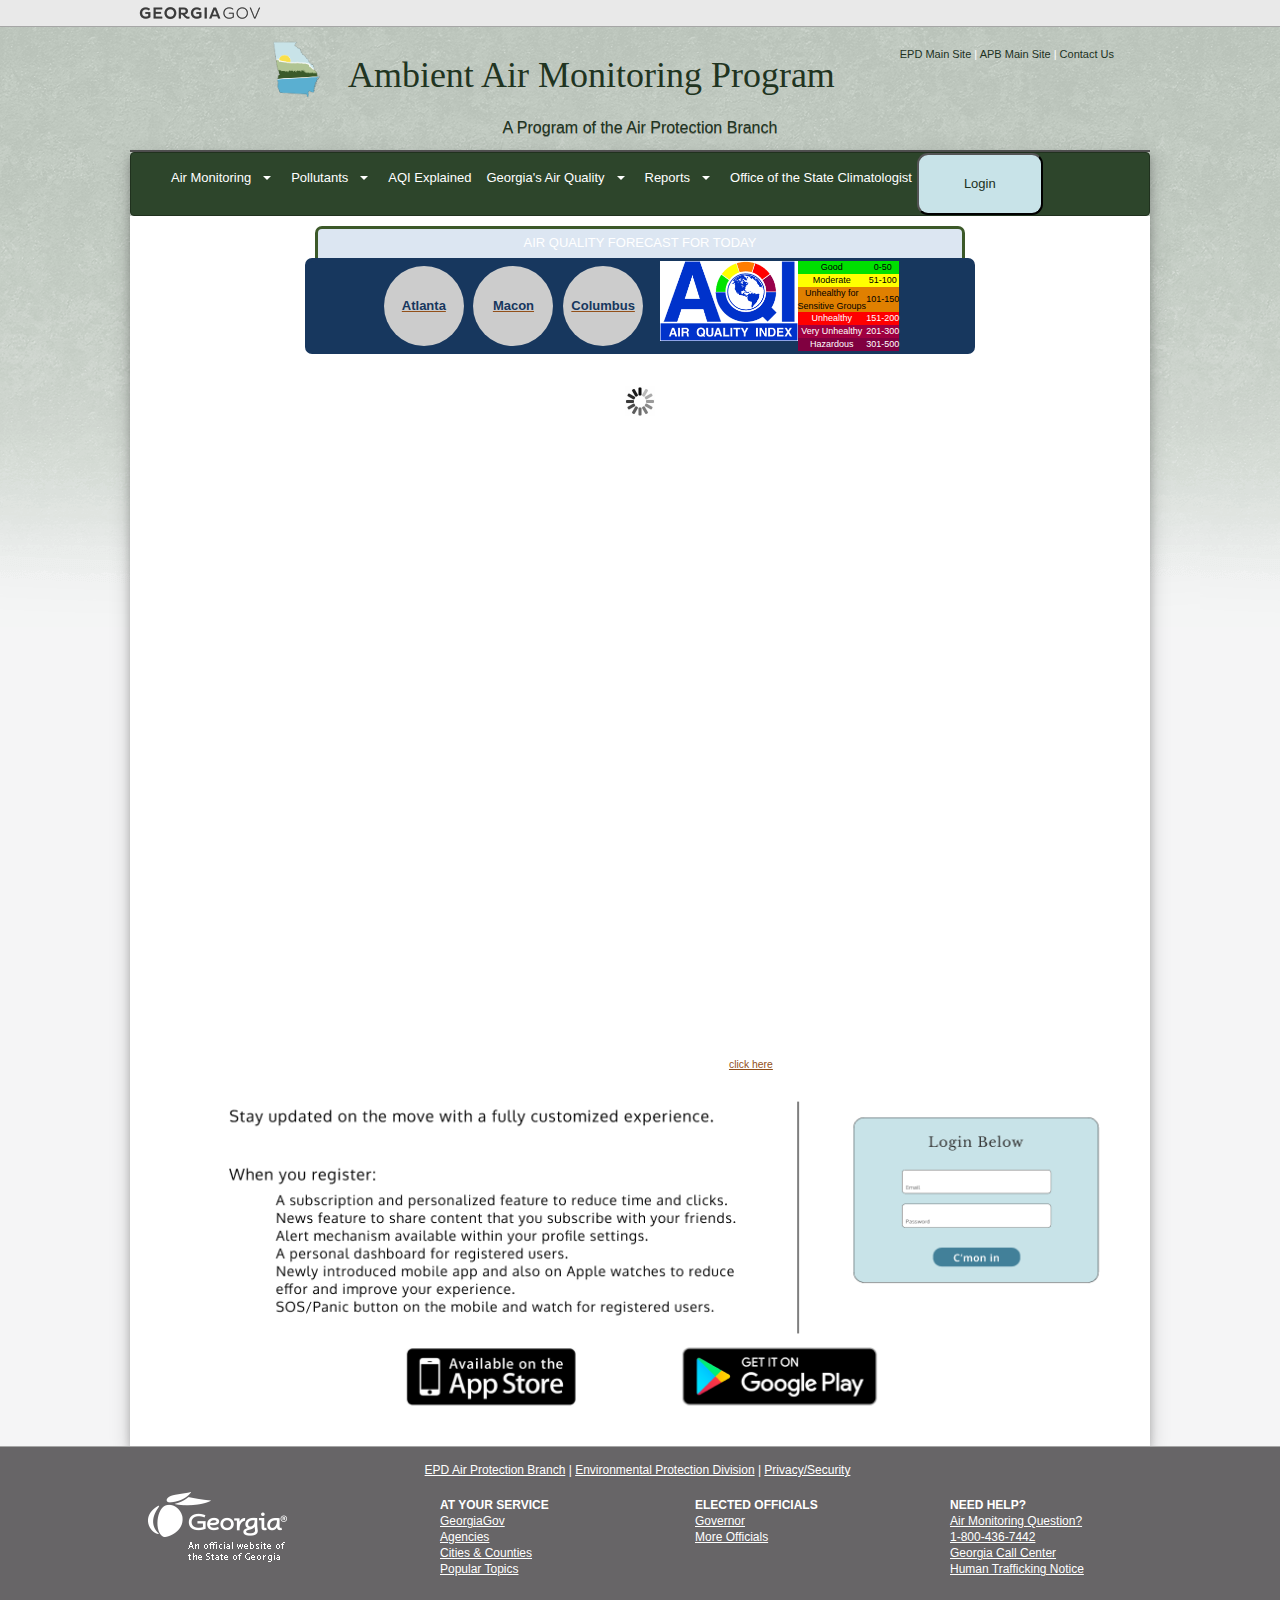
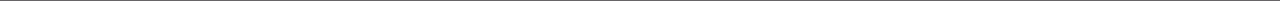
<file: index.html>
<!DOCTYPE html>
<html>

<head>
    <meta charset="utf-8">
    <meta http-equiv="X-UA-Compatible" content="IE=edge">
    <meta name="viewport" content="width=device-width, initial-scale=1">
    <meta name="description" content="">
    <meta name="author" content="">
    <link rel="icon" href="favicon.ico" type="image/x-icon" />
  

    <!-- Bootstrap -->
    <link href="bootstrap/css/bootstrap.min.css" rel="stylesheet">
    
    <link href="css/main.css" rel="stylesheet">

    <script src="https://ajax.googleapis.com/ajax/libs/jquery/1.11.2/jquery.min.js"></script>
	
	<!-- Global site tag (gtag.js) - Google Analytics -->
<script async src="https://www.googletagmanager.com/gtag/js?id=G-FR7YM4X0NQ"></script>
<script>
  window.dataLayer = window.dataLayer || [];
  function gtag(){dataLayer.push(arguments);}
  gtag('js', new Date());

  gtag('config', 'G-FR7YM4X0NQ');
</script>
	
	<!-- Hotjar Tracking Code for https://garciamoss.github.io/airgeorgia/ -->
<script>
    (function(h,o,t,j,a,r){
        h.hj=h.hj||function(){(h.hj.q=h.hj.q||[]).push(arguments)};
        h._hjSettings={hjid:3017134,hjsv:6};
        a=o.getElementsByTagName('head')[0];
        r=o.createElement('script');r.async=1;
        r.src=t+h._hjSettings.hjid+j+h._hjSettings.hjsv;
        a.appendChild(r);
    })(window,document,'https://static.hotjar.com/c/hotjar-','.js?sv=');
</script>
	
	
    <title>Georgia Air Monitoring</title>
    <link rel="shortcut icon" href="favicon.ico">
<style> body {background-image: url("images/fieldBG.png"); background-size: cover; text-align: center; color: #fff; min-height: 460px;border-radius: 0px;}</style></head>

<body>
    <div class="topper" class="clearfix">
    <div class="topper-inner clearfix">
        <a href="https://georgia.gov" target="_blank" class="georgia-gov-link topper-link">Georgia.gov</a>
    </div>
</div>
    <div class="outer-wrapper">
        <div class="inner-wrapper">
            <header>
    <div class="clearfix">
        <div class="header-stuff">
            <div class="header-col">
                <div class="header-img-title">
                    <div class="logo-title clearfix">
                        <div class="logo-img">
                            <a href="./" rel="home"  class="active">
                            <img src="images/logo.png" alt="The Ambient Monitoring Program" id="logo">
                        </a>
                        
                        </div>
                        <a href="./" rel="home"  class="active site-name-link">
                            <h1 class="site-name">
                                Ambient Air Monitoring Program
                            </h1>
                        </a>
                    </div>
                </div>
            </div>
            <div class="header-col banner-links-header-wrapper">
                <div class="row banner-links-header">
                    <ul class="list-inline leaf-menu">
                        <li><a href="https://epd.georgia.gov/" title="EPD Main Site">EPD Main Site</a></li>
                        <li><a href="https://epd.georgia.gov/about-us/air-protection-branch" title="APB Main Site">APB Main Site</a></li>
                        <li><a href="mailto:DeAnna.Oser@dnr.ga.gov" title="Contact Us">Contact Us</a></li>
                    </ul>
                </div>
            </div>
            <div class="site-slogan">A Program of the Air Protection Branch</div>
        </div>
    </div>
</header> 
            <div class="nav-and-main-wrapper">
                

<nav class="navbar navbar-default">
	<div class="container-fluid">
		<!-- Brand and toggle get grouped for better mobile display -->
		<div class="navbar-header">

			<button type="button" class="navbar-toggle collapsed" data-toggle="collapse" data-target="#bs-example-navbar-collapse-1"
			aria-expanded="false">
				<span class="sr-only">Toggle navigation</span>
				<span class="icon-bar"></span>
				<span class="icon-bar"></span>
				<span class="icon-bar"></span>
			</button>
			<a class="navbar-brand navbar-nav-title" href="#">
				Home
			</a>
		</div>

		<!-- Collect the nav links, forms, and other content for toggling -->
		<div class="collapse navbar-collapse" id="bs-example-navbar-collapse-1">
			<ul class="nav navbar-nav">

				 
				 
				 
					 
					
						<li class="dropdown">

						<a href="./">Air Monitoring 
							<a href="#" class="dropdown-toggle" data-toggle="dropdown" role="button" aria-haspopup="true" aria-expanded="false"><span class="caret"></span></a>
						</a>

						<ul class="dropdown-menu">
							

							<li ><a href="georgiasairmonitoringprogram.html" target="" title="Georgia">Georgia</a></li>
							

							<li ><a href="surroundingstates.html" target="" title="Surrounding States">Surrounding States</a></li>
							

							<li ><a href="http://www.airnow.gov/" target="_blank" title="National Map">National Map</a></li>
							
						</ul>
					
					</li>
				 
					 
					
						<li class="dropdown">

						<a href="#">Pollutants 
							<a href="#" class="dropdown-toggle" data-toggle="dropdown" role="button" aria-haspopup="true" aria-expanded="false"><span class="caret"></span></a>
						</a>

						<ul class="dropdown-menu">
							

							<li ><a href="overview.html" target="" title="Overview">Overview</a></li>
							

							<li ><a href="informationaboutozone.html" target="" title="Ozone">Ozone</a></li>
							

							<li ><a href="informationaboutpm.html" target="" title="PM">PM</a></li>
							

							<li ><a href="informationaboutso2.html" target="" title="SO2">SO2</a></li>
							

							<li ><a href="informationaboutco.html" target="" title="CO">CO</a></li>
							

							<li ><a href="informationaboutlead.html" target="" title="Lead">Lead</a></li>
							

							<li ><a href="informationaboutno2.html" target="" title="NO2">NO2</a></li>
							

							<li ><a href="airtoxics.html" target="" title="Air Toxics">Air Toxics</a></li>
							
						</ul>
					
					</li>
				 
					 
					
						<li ><a href="aqiexplained.html" target="" title="AQI Explained"> AQI Explained</a> 
					
					</li>
				 
					 
					
						<li class="dropdown">

						<a href="#">Georgia's Air Quality 
							<a href="#" class="dropdown-toggle" data-toggle="dropdown" role="button" aria-haspopup="true" aria-expanded="false"><span class="caret"></span></a>
						</a>

						<ul class="dropdown-menu">
							

							<li ><a href="trends.html" target="" title="Trends">Trends</a></li>
							

							<li ><a href="violations.html" target="" title="Violations">Violations</a></li>
							

							<li ><a href="historicaldata.html" target="" title="Historical Data">Historical Data</a></li>
							

							<li ><a href="wildfires.html" target="" title="Wildfires">Wildfires</a></li>
							
						</ul>
					
					</li>
				 
					 
					
						<li class="dropdown">

						<a href="#">Reports 
							<a href="#" class="dropdown-toggle" data-toggle="dropdown" role="button" aria-haspopup="true" aria-expanded="false"><span class="caret"></span></a>
						</a>

						<ul class="dropdown-menu">
							

							<li ><a href="annualreports.html" target="" title="Annual Reports">Annual Reports</a></li>
							

							<li ><a href="networkplans.html" target="" title="Network Plans">Network Plans</a></li>
							

							<li ><a href="docs/2020 Five-Year Network Assessment.pdf" target="" title="Five Year Network Assessment">Five Year Network Assessment</a></li>
							

							<li ><a href="ozoneexceedancereport.html" target="" title="Ozone Exceedance Reports">Ozone Exceedance Reports</a></li>
							
						</ul>
					
					</li>
				 
					 
					
						<li ><a href="https://epd.georgia.gov/office-state-climatologist" target="_blank" title="Office of the State Climatologist"> Office of the State Climatologist</a> 
					
					</li>
                    <li><button style="background:#c8e3e8; border-radius: 11px; padding: 20px 45px; color: #333333; display: inline-block; font: normal normal 26px/1; font-family: 'Oxygen', sans-serif; text-align: center;"><a href="signin.html">Login</a></button></li>
				
			</ul>
		</div>
		<!-- /.navbar-collapse -->
	</div>
	<!-- /.container-fluid -->
</nav> 
                    <div class="wrap">
    
</div><!-- /wrap -->    

<section>
    <div class="container-fluid forecast-header-container">
	<div class="row  align-items-start forecast-header-upper">
		<div id="forecastspinner">
			<img src="images/spinner_30x30.gif" />
		</div>
		<div class="col-sm-12 forecast-header-upper-title">
			AIR QUALITY FORECAST FOR <span id="effective-date"> TODAY </span>
		</div>
	</div>
	<div class="forecast-header-lower">
		<div class="forecast-header-lower-left">

			<div class="block">
				<a href="AtlantaForecast.html">
					<div id="3f501687-0722-438e-bed7-d89387024f08" class="circle unknown">
						<div class="forecast-city-circle-name">Atlanta</div>
					</div>
				</a>
			</div>
			<div class="block">
				<a href="MaconForecast.html">
					<div id="3ffbc4da-6419-48b5-9651-12e7d1a47491" class="circle unknown">
						<div class="forecast-city-circle-name">Macon</div>
					</div>
				</a>
			</div>
			<div class="block">
				<a href="ColumbusForecast.html">
					<div id="ff26f5d4-22a4-4572-bd66-ab28c7127dd4" class="circle unknown">
						<div class="forecast-city-circle-name">Columbus</div>
					</div>
				</a>
			</div>
		</div>
		<div class="forecast-header-lower-right">
			<div class="forecast-header-aqi-index">
				<img src="images/AQIIndex.png">
			</div>
			<div class="forecast-header-aqi-range">
				<div class="AQILegendPanel AQILegendPanelGeo AQI">
    <table class="AQILegend2" summary="AQI Forecast Legend">
        <!--<thead>
            <tr>
                <th class="forecastLegendHeader">AQI Level
                </th>
                <th class="forecastLegendHeader aqiLegendPanelLevelValueCell">Value</th>
            </tr>
        </thead>-->
        <tbody>
            <tr id="AQILegendGood">
                <td class="good">Good
                </td>
                <td class="good aqiLegendPanelLevelValueCell">0-50</td>
            </tr>
            <tr id="AQILegendModerate">
                <td class="moderate">Moderate
                </td>
                <td class="moderate aqiLegendPanelLevelValueCell">51-100</td>
            </tr>
            <tr id="AQILegendUnhealthyForSensitiveGroups">
                <td class="sensitive">Unhealthy for<br> Sensitive Groups
                </td>
                <td class="sensitive aqiLegendPanelLevelValueCell">101-150</td>
            </tr>
            <tr id="AQILegendUnhealthy">
                <td class="unhealthy">Unhealthy
                </td>
                <td class="unhealthy aqiLegendPanelLevelValueCell">151-200</td>
            </tr>
            <tr id="AQILegendVeryUnhealthy">
                <td class="veryunhealthy">Very Unhealthy
                </td>
                <td class="veryunhealthy aqiLegendPanelLevelValueCell">201-300</td>
            </tr>
            <tr id="AQILegendHazardous">
                <td class="hazardous">Hazardous
                </td>
                <td class="hazardous aqiLegendPanelLevelValueCell">301-500</td>
            </tr>
        </tbody>
    </table>
</div>
			</div>
		</div>
	</div>
</div>

<div id="map-iframe-container" class="loadspinnercontainer">
	<iframe scrolling="no" id="map-iframe" src="https://airgeorgia.org/AirVision/Public/"></iframe>
	<div id="loading-map-message">Loading map...</div>
</div>
<div class="center mapFooterMessage">
	<div>
		This information is published as soon as the values are detected, and does not imply that the data have passed quality assurance validation procedures.   
	</div>
	<div>
		To get more information about a location, hover your mouse over the location.  
	</div>
	<div>
		For an explanation of the AQI values and colors, <a href="aqiexplained.html" >click here</a>.
	</div>
</div>
<script src="scripts/iframeResizer/iframeResizer.min.js"></script>
<script type="text/javascript">
	$('#map-iframe').on("load", function () {
		$('#loading-map-message').css('display', 'none');
		$('#map-iframe-container').removeClass('loadspinnercontainer');
		AdjustMapIframeHeightOnLoad();
	}
	);
	function AdjustMapIframeHeightOnLoad() {
		//NOTE: this requires the target page on the remote site to have the iframeResizer.contentWindow.min.js script!
		$('iframe').iFrameResize([{ log: true }, '#map-iframe']);
	}

	// get the forecast from AirVision and display the info
	$.getJSON("https://airgeorgia.org/AirVision/api/Forecast", function (data) {
		$.each(data, function (key, val) {
			console.log(key, val);
			$('#' + val['SourceSiteId']).removeClass('unknown');
			$('#' + val['SourceSiteId']).addClass(val['Class']);

			var d = new Date(val['EffectiveDay']);
			$('#effective-date').text(d.toLocaleDateString());
		});

		$('#forecastspinner').hide();
	}).fail(function(jqxhr){
   		console.log('unable to get forecast data', jqxhr.responseText);
		$('#forecastspinner').hide();
	});

</script>
<img src="images/landingpage-download-links.png">
</section>
            </div>
        </div>
        <footer>
    <div class="footer-inner">
        <div class="container-fluid">
            <div class="row banner-links-footer">
                <ul class="list-inline leaf-menu">
                    <li><a href="https://epd.georgia.gov/" title="EPD Main Site">EPD Main Site</a></li>
                    <li><a href="https://epd.georgia.gov/about-us/air-protection-branch" title="APB Main Site">APB Main Site</a></li>
                    <li><a href="mailto:DeAnna.Oser@dnr.ga.gov" title="Contact Us">Contact Us</a></li>
                </ul>
            </div>

            <div class="row">

                <ul class="list-inline leaf-menu">
                    <li><a href="https://epd.georgia.gov/about-us/air-protection-branch" title="EPD Air Protection Branch Division">EPD Air Protection Branch</a></li>
                    <li><a href="https://epd.georgia.gov/" title="Environmental Protection Division">Environmental Protection Division</a></li>
                    <li><a href="http://georgia.gov/privacysecurity" title="Privacy/Security">Privacy/Security</a></li>
                </ul>
            </div>
            <div class="row">

                <div class="col-xs-12 col-sm-3 logo-container">
                    <img src="images/ga-footer-logo.png" alt="Georgia Logo" />
                </div>
                <div class="col-xs-12 col-sm-3">
                    <ul class="menu-list">
                        <li class="footer-link-header">
                            AT YOUR SERVICE
                        </li>
                        <li>
                            <a href="https://www.georgia.gov" title="Georgia">GeorgiaGov</a>
                        </li>
                        <a href="https://georgia.gov/agency-list" title="Agencies">Agencies</a>
                        </li>
                        <li>
                            <a href="https://georgia.gov/municipality-list" title="Municipality List">Cities &amp; Counties</a>
                        </li>
                        <li>
                            <a href="https://georgia.gov/popular-topics" title="Popular Topics">Popular Topics</a>
                        </li>
                    </ul>
                </div>
                <div class="col-xs-12 col-sm-3">
                    <ul class="menu-list">
                        <li class="footer-link-header">
                            ELECTED OFFICIALS
                        </li>
                        <li><a href="https://gov.georgia.gov/" title="Governor">Governor</a>
                        </li>
                        <li><a href="https://georgia.gov/elected-officials" title="List of all elected officials in the State of Georgia.">More Officials</a>
                    </ul>
                </div>
                <!-- give it a col-sm-4 instead of col-sm3, so it wraps to a new row on small devices.
                this is kinda weird, but makes it work more like Georgia's other state footer. -->
                <div class="col-xs-12 col-sm-4 col-md-3">
                    <ul class="menu-list">
                        <li class="footer-link-header">
                            NEED HELP?
                        </li>
                        <li><a href="mailto:deanna.oser@dnr.ga.gov">Air Monitoring Question?</a>
                        </li>
                        <li><a href="tel:1-800-436-7442" title="Telephone">1-800-436-7442</a>
                        </li>
                        <li><a href="https://georgia.gov/georgias-call-center-1800georgia" title="Georgia Call Center">Georgia Call Center</a>
                        </li>
                        <li><a href="https://gbi.georgia.gov/human-trafficking-notice" title="Human Trafficking Notice">Human Trafficking Notice</a>
                        </li>
                    </ul>
                </div>
            </div>
        </div>
    </div>
</footer>
    </div>
    <!-- note jquery is included in the head, just to ensure page content has access to it -->
<!--<script src="https://ajax.googleapis.com/ajax/libs/jquery/1.11.0/jquery.min.js"></script>-->
    <script src="bootstrap/js/bootstrap.min.js"></script>

<script>
    (function (i, s, o, g, r, a, m) {
        i['GoogleAnalyticsObject'] = r; i[r] = i[r] || function () {
            (i[r].q = i[r].q || []).push(arguments)
        }, i[r].l = 1 * new Date(); a = s.createElement(o),
            m = s.getElementsByTagName(o)[0]; a.async = 1; a.src = g; m.parentNode.insertBefore(a, m)
    })(window, document, 'script', '//www.google-analytics.com/analytics.js', 'ga');

    ga('create', 'UA-63532636-1', 'auto');
    ga('send', 'pageview');
</script>
</body>

</html>
</file>
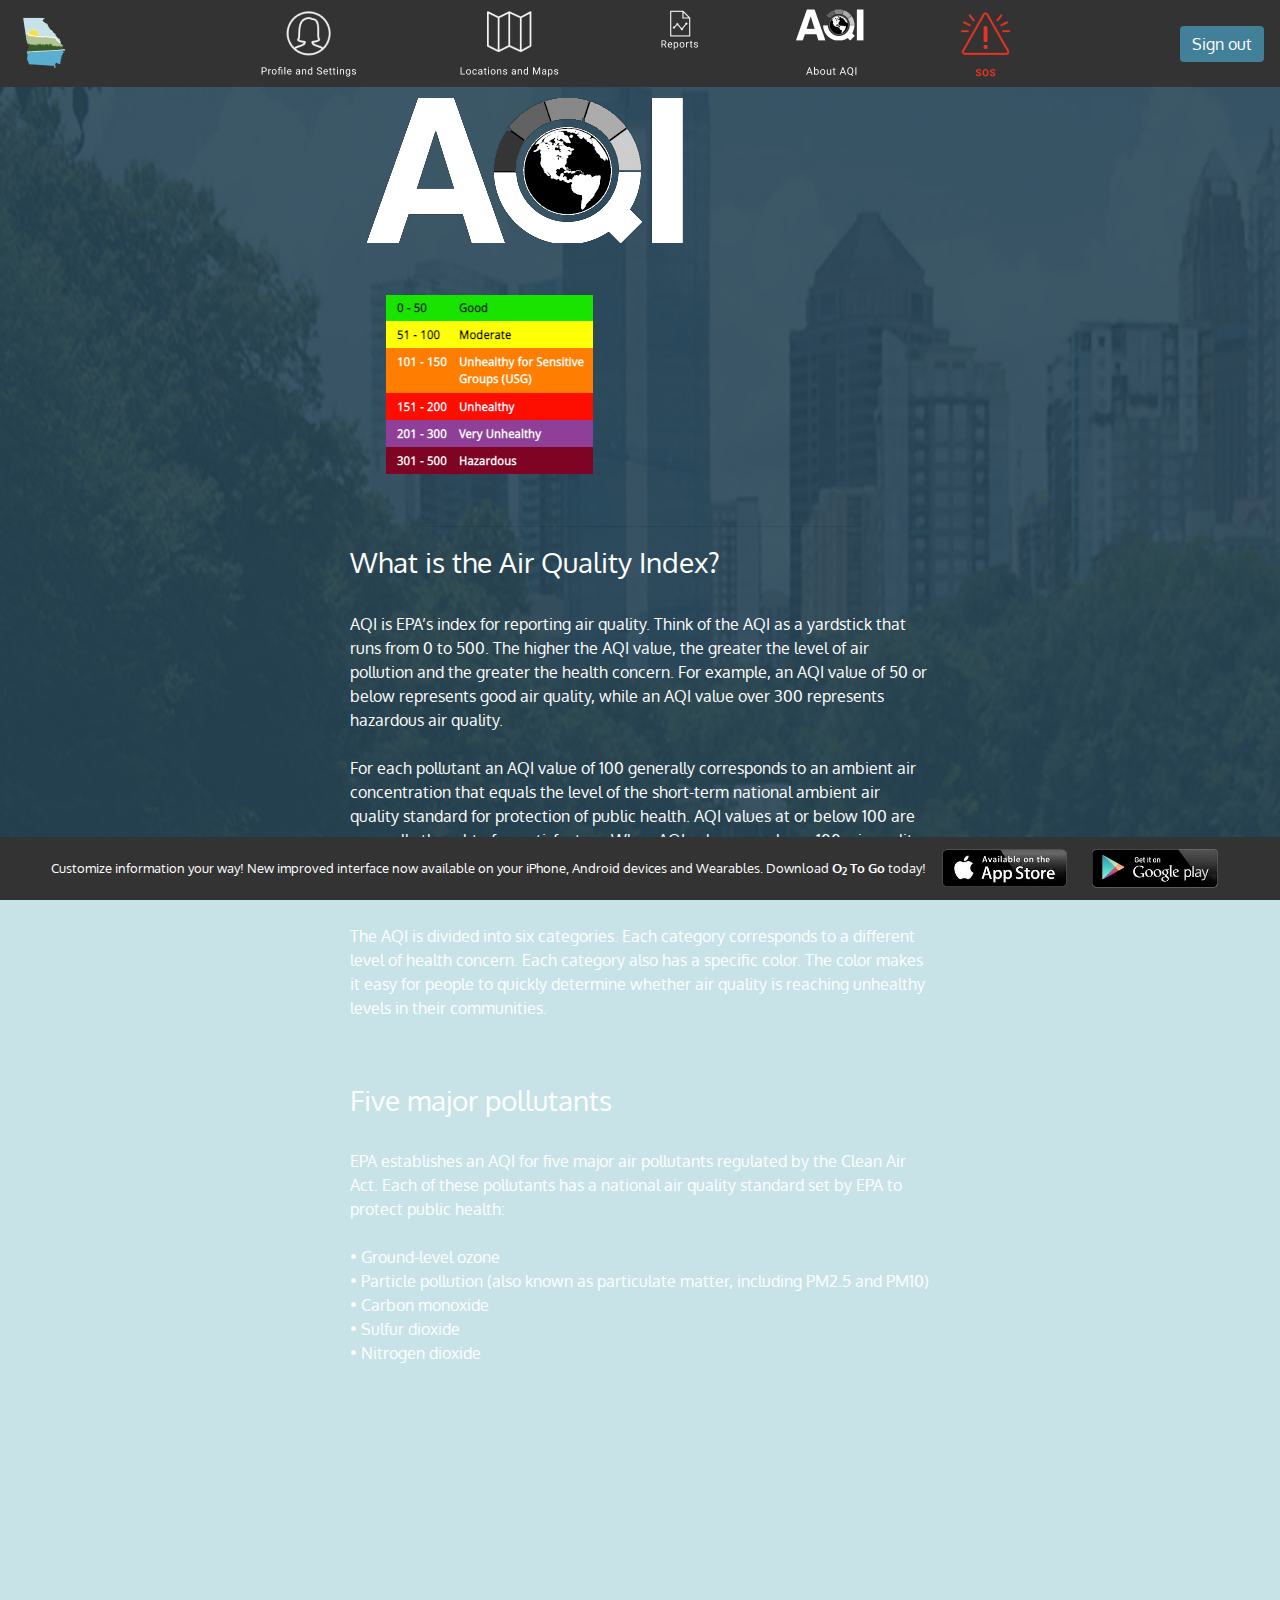
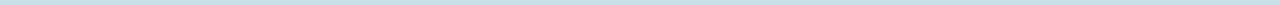
<file: about.html>
<!DOCTYPE html>
<html>
    <head>
        <!-- Required meta tags -->
        <meta charset="utf-8">
        <meta name="viewport" content="width=device-width, initial-scale=1, shrink-to-fit=no">
        <title>AirGeorgia AAMP</title>
    
        <!--Bootstrap links-->
        <link rel="stylesheet" href="https://cdn.jsdelivr.net/npm/bootstrap@4.0.0/dist/css/bootstrap.min.css" integrity="sha384-Gn5384xqQ1aoWXA+058RXPxPg6fy4IWvTNh0E263XmFcJlSAwiGgFAW/dAiS6JXm" crossorigin="anonymous">
        <link rel="icon" type="image/x-icon" href="images/favicon.png">
        <link rel="stylesheet" href="css/style.css" type="text/css">
        
        <!-- Global site tag (gtag.js) - Google Analytics -->
<script async src="https://www.googletagmanager.com/gtag/js?id=G-FR7YM4X0NQ"></script>
<script>
  window.dataLayer = window.dataLayer || [];
  function gtag(){dataLayer.push(arguments);}
  gtag('js', new Date());

  gtag('config', 'G-FR7YM4X0NQ');
</script>

        <!-- Hotjar Tracking Code for https://garciamoss.github.io/airgeorgia/ -->
<script>
    (function(h,o,t,j,a,r){
        h.hj=h.hj||function(){(h.hj.q=h.hj.q||[]).push(arguments)};
        h._hjSettings={hjid:3017134,hjsv:6};
        a=o.getElementsByTagName('head')[0];
        r=o.createElement('script');r.async=1;
        r.src=t+h._hjSettings.hjid+j+h._hjSettings.hjsv;
        a.appendChild(r);
    })(window,document,'https://static.hotjar.com/c/hotjar-','.js?sv=');
</script>
        
        <!--Google Fonts-->
        <style>
    @import url('https://fonts.googleapis.com/css2?family=Libre+Baskerville:ital,wght@0,400;0,700;1,400&family=Oxygen:wght@300;400;700&display=swap');</style>
        <style> body {background-image: url('images/atlBG90.png') !important; background-attachment: fixed !important; background-repeat: no-repeat !important; background-size: cover; color: #fff;}</style>
    </head>
    <body>
        <!--Navigation-->
        <nav class="navbar navbar-expand-lg fixed-top customNav">
          <a class="navbar-brand" href="welcome.html"><img src="images/logoSM.png"></a>
          <button class="navbar-toggler" type="button" data-toggle="collapse" data-target="#navbarTogglerDemo02" aria-controls="navbarTogglerDemo02" aria-expanded="false" aria-label="Toggle navigation">
            <span class="navbar-toggler-icon"></span>
          </button>
        
          <div class="collapse navbar-collapse" id="navbarTogglerDemo02">
            <ul class="navbar-nav">
              <li><a href="profile.html"><img src="images/profile.png" alt="Profiles and Settings link"></a></li>
              <li><a href="maps.html"><img src="images/Maps.png" alt="Maps and Locationslink"></a></li>
              <li><a href="reports.html"><img src="images/Reports.png" alt="Reports link"></a></li>
              <li><a href="about.html"><img src="images/AQIw.png" alt="About AQI  link"></a></li>
              <li><a href=""><img src="images/sos.png" alt="SOS link"></a></li>
            </ul>
            <button class="btn btn-outline-success my-2 my-sm-0" type="submit"><a href="index.html">Sign out</a></button>
  
          </div>
        </nav>
          
<div class="container" style="min-width: 27rem">
     <div class="row">
         <div class="col"><img class="header-img" src="images/aqiLogoW.png"><img src="images/AQI.png" alt="AQI Dashboard" class="jumbo">
     </div>
     <div class="row">
         <div class="col"><hr style="height:3px; width: 75%; color: #fff">
          <h3>What is the Air Quality Index?</h3><br>
          <p>AQI is EPA’s index for reporting air quality. Think of the AQI as a yardstick that runs from 0 to 500. The higher the AQI value, the 		greater the level of air pollution and the greater the health concern. For example, an AQI value of 50 or below represents good air 		quality, while an AQI value over 300 represents hazardous air quality.
            <br><br>
            For each pollutant an AQI value of 100 generally corresponds to an ambient air concentration that equals the level of the short-term 	national ambient air quality standard for protection of public health. AQI values at or below 100 are generally thought of as satisfactory. 		When AQI values are above 100, air quality is unhealthy: at first for certain sensitive groups of people, then for everyone as AQI 			values get higher.
            <br><br>
            The AQI is divided into six categories. Each category corresponds to a different level of health concern. Each category also has a 			specific color. The color makes it easy for people to quickly determine whether air quality is reaching unhealthy levels in their 		communities.</p>
            <br>
            <br>
            <h3>Five major pollutants</h3><br>
            <p>EPA establishes an AQI for five major air pollutants regulated by the Clean Air Act. Each of these pollutants has a national air quality standard set by EPA to protect public health:
            <br><br>
		• Ground-level ozone<br>
            	• Particle pollution (also known as particulate matter, including PM2.5 and PM10)<br>
            	• Carbon monoxide<br>
            	• Sulfur dioxide<br>
            	• Nitrogen dioxide<br>

          </p>
          </div>  
        </div>
	    </div>

         <!--Footer-->
         <footer class="container-fluid text-center customNav" style="position: fixed;left: 0;bottom: 0; width: 100%;">
            <div><small>Customize information your way! New improved interface now available on your iPhone, Android devices and Wearables. Download <b>O<sub>2</sub> To Go</b> today!</small>
          <img src="images/applestore.png" alt=" Download from Apple store" style="width:150px;"><img src="images/playstore.png" alt="Download from google playstore" style="width:150px;">
            </div> 
          </footer>

    </body>
</html>
</file>
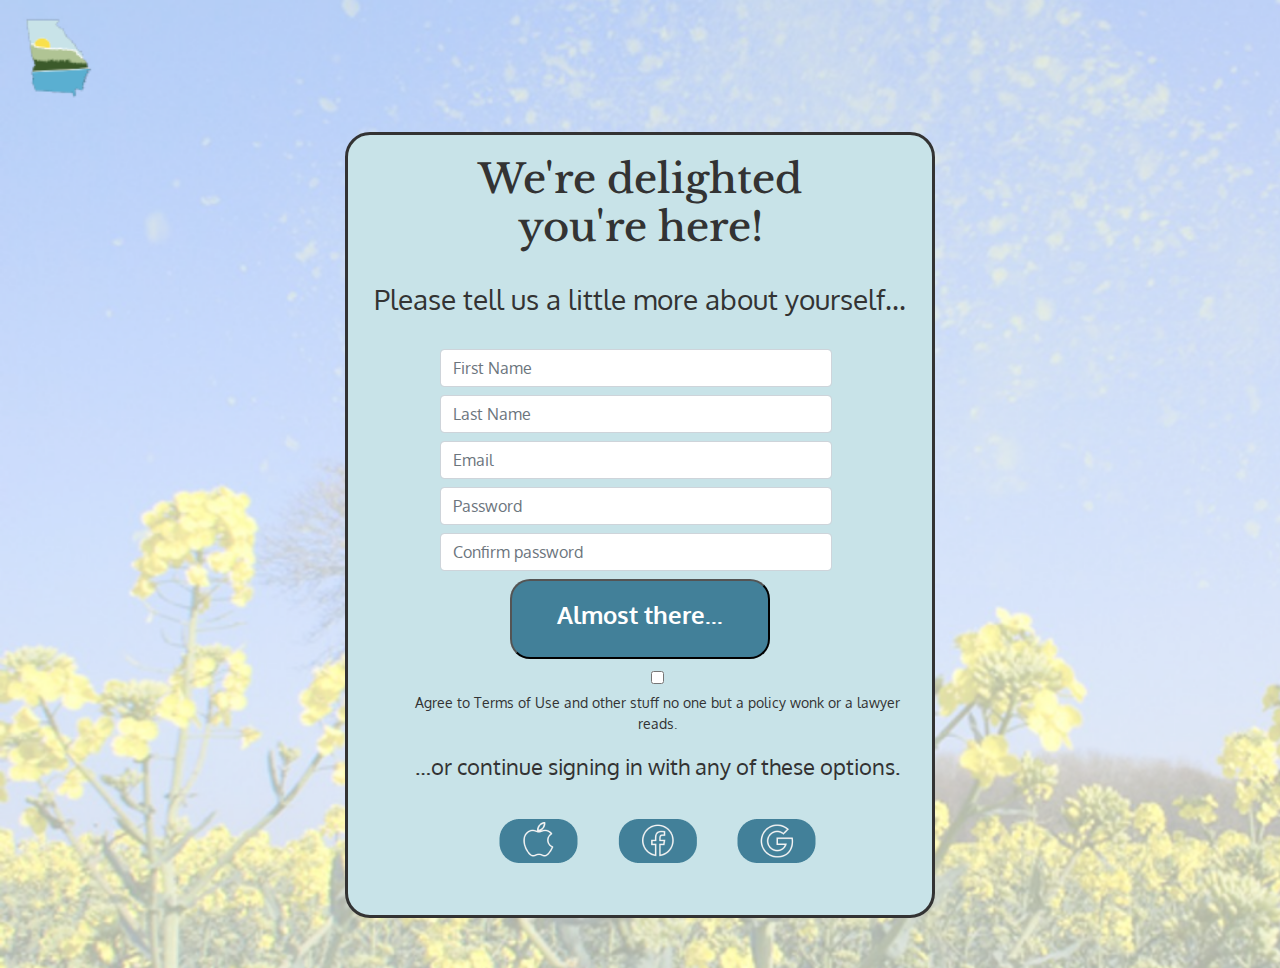
<file: create-account.html>
<!DOCTYPE html>
<html>
    <head>
        <!-- Required meta tags -->
        <meta charset="utf-8">
        <meta name="viewport" content="width=device-width, initial-scale=1, shrink-to-fit=no">
        <title>AirGeorgia AAMP</title>
    
        <!--Bootstrap links-->
        <link rel="stylesheet" href="https://cdn.jsdelivr.net/npm/bootstrap@4.0.0/dist/css/bootstrap.min.css" integrity="sha384-Gn5384xqQ1aoWXA+058RXPxPg6fy4IWvTNh0E263XmFcJlSAwiGgFAW/dAiS6JXm" crossorigin="anonymous">
        <link rel="icon" type="image/x-icon" href="images/favicon.png">
        <link rel="stylesheet" href="css/style.css" type="text/css">
        
        <!-- Global site tag (gtag.js) - Google Analytics -->
<script async src="https://www.googletagmanager.com/gtag/js?id=G-FR7YM4X0NQ"></script>
<script>
  window.dataLayer = window.dataLayer || [];
  function gtag(){dataLayer.push(arguments);}
  gtag('js', new Date());

  gtag('config', 'G-FR7YM4X0NQ');
</script>
        
        <!-- Hotjar Tracking Code for https://garciamoss.github.io/airgeorgia/ -->
<script>
    (function(h,o,t,j,a,r){
        h.hj=h.hj||function(){(h.hj.q=h.hj.q||[]).push(arguments)};
        h._hjSettings={hjid:3017134,hjsv:6};
        a=o.getElementsByTagName('head')[0];
        r=o.createElement('script');r.async=1;
        r.src=t+h._hjSettings.hjid+j+h._hjSettings.hjsv;
        a.appendChild(r);
    })(window,document,'https://static.hotjar.com/c/hotjar-','.js?sv=');
</script>
    
        <!--Google Fonts-->
        <style>
    @import url('https://fonts.googleapis.com/css2?family=Libre+Baskerville:ital,wght@0,400;0,700;1,400&family=Oxygen:wght@300;400;700&display=swap');</style>
        <style> body {background-image: url("images/fieldBG.png"); background-size: cover; text-align: center; color: #fff; min-height: 460px;border-radius: 0px;}</style>
    </head>
    <body>
        <nav class="navbar navbar-expand-lg fixed-top">
            <a class="navbar-brand" href="landing-page.html"><img src="images/logoSM.png" width="150%;"></a>
            </nav>
    <div style="padding: 50px;">
        <div class="container signin-container" style="color: #333333">
            <h1>We're delighted<br>
            you're here!</h1><br>
            <h3>Please tell us a little more about yourself...</h3>
            <br>
            <div class="form-group">
                <input type="text" class="form-control mb-2 mr-sm-2" id="firstname" placeholder="First Name" name="firstname">
              </div>
              <div class="form-group">
                <input type="text" class="form-control mb-2 mr-sm-2" id="lastname" placeholder="Last Name" name="lastname">
              </div>
              <div class="form-group">
                <input type="text" class="form-control mb-2 mr-sm-2" id="email" placeholder="Email" name="email">
              </div>
              <div class="form-group">
                <input type="text" class="form-control mb-2 mr-sm-2" id="pswd" placeholder="Password" name="pswd">
              </div>
              <div class="form-group">
                <input type="text" class="form-control mb-2 mr-sm-2" id="confirm" placeholder="Confirm password" name="confirmpswd">
              </div>
              <button style="background:#428099; color: #fff; border-radius: 20px; padding: 20px 45px; display: inline-block; font: normal normal 26px/1; font-family: 'Oxygen', sans-serif; text-align: center;">
                <a href="create-account2.html" class="text-decoration-none"><h4><b>Almost there...</b></h4></a>
              </button>
            <br>
            <label class="container-checkbox">
                <form action="/action_page.php">
                    <input type="checkbox" id="verify1" name="verify1" value="Accept">
                    <span class="checkmark"></span>
                </label></form><p style="font-size: 14px;">Agree to Terms of Use and other stuff no one but a policy wonk or a lawyer reads.</p>
                <p>…or continue signing in with any of these options.</p>
                <img src="images/appleID.png" style="padding: 20px;"><img src="images/facebook.png" style="padding: 20px;"><img src="images/google.png" style="padding: 20px;">
        </div>
    </div>
    </body>
</html>
</file>
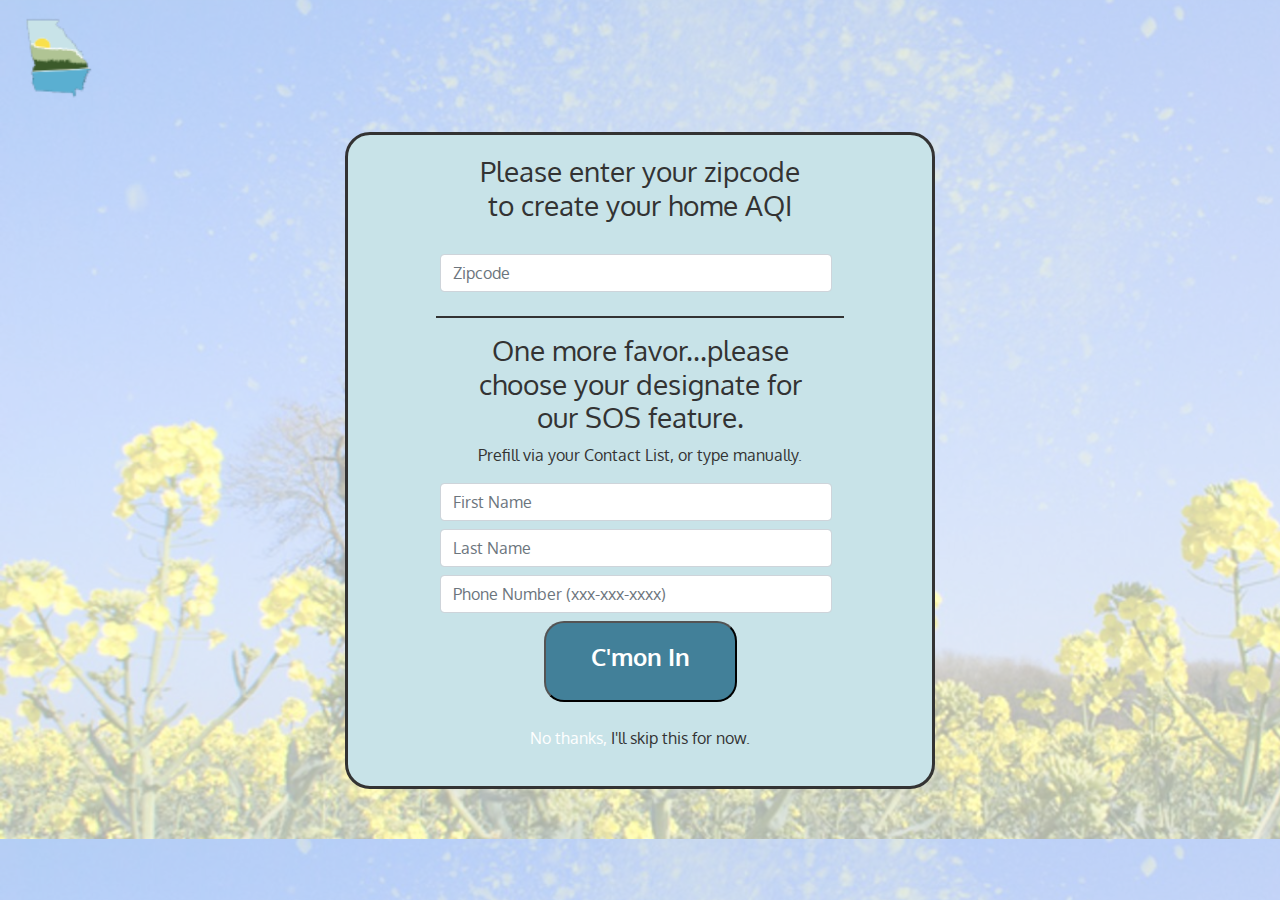
<file: create-account2.html>
<!DOCTYPE html>
<html>
    <head>
        <!-- Required meta tags -->
        <meta charset="utf-8">
        <meta name="viewport" content="width=device-width, initial-scale=1, shrink-to-fit=no">
        <title>AirGeorgia AAMP</title>
    
        <!--Bootstrap links-->
        <link rel="stylesheet" href="https://cdn.jsdelivr.net/npm/bootstrap@4.0.0/dist/css/bootstrap.min.css" integrity="sha384-Gn5384xqQ1aoWXA+058RXPxPg6fy4IWvTNh0E263XmFcJlSAwiGgFAW/dAiS6JXm" crossorigin="anonymous">
        <link rel="icon" type="image/x-icon" href="images/favicon.png">
        <link rel="stylesheet" href="css/style.css" type="text/css">
        
        <!-- Global site tag (gtag.js) - Google Analytics -->
<script async src="https://www.googletagmanager.com/gtag/js?id=G-FR7YM4X0NQ"></script>
<script>
  window.dataLayer = window.dataLayer || [];
  function gtag(){dataLayer.push(arguments);}
  gtag('js', new Date());

  gtag('config', 'G-FR7YM4X0NQ');
</script>
        
        <!-- Hotjar Tracking Code for https://garciamoss.github.io/airgeorgia/ -->
<script>
    (function(h,o,t,j,a,r){
        h.hj=h.hj||function(){(h.hj.q=h.hj.q||[]).push(arguments)};
        h._hjSettings={hjid:3017134,hjsv:6};
        a=o.getElementsByTagName('head')[0];
        r=o.createElement('script');r.async=1;
        r.src=t+h._hjSettings.hjid+j+h._hjSettings.hjsv;
        a.appendChild(r);
    })(window,document,'https://static.hotjar.com/c/hotjar-','.js?sv=');
</script>
    
        <!--Google Fonts-->
        <style>
    @import url('https://fonts.googleapis.com/css2?family=Libre+Baskerville:ital,wght@0,400;0,700;1,400&family=Oxygen:wght@300;400;700&display=swap');</style>
        <style> body {background-image: url("images/fieldBG.png"); background-size: cover; text-align: center; color: #fff; min-height: 460px;border-radius: 0px;}</style>
    </head>
    <body>
        <nav class="navbar navbar-expand-lg fixed-top">
            <a class="navbar-brand" href="landing-page.html"><img src="images/logoSM.png" width="150%;"></a>
            </nav>
    <div style="padding: 50px;">
        <div class="container signin-container" style="color: #333333">
            <h3>Please enter your zipcode<br>to create your home AQI</h3><br>
            <div class="form-group">
                <input type="text" class="form-control mb-2 mr-sm-2" id="zipcode" placeholder="Zipcode" name="zipcode">
              </div>
              <hr style="width:75%; height:2px;border-width:0;color:#333;background-color:#333">
              <h3>One more favor...please<br>
            choose your designate for<br>
        our SOS feature.</h3>
        <p>Prefill via your Contact List, or type manually.</p>
              <div class="form-group">
                <input type="text" class="form-control mb-2 mr-sm-2" id="firstname" placeholder="First Name" name="fname">
              </div>
              <div class="form-group">
                <input type="text" class="form-control mb-2 mr-sm-2" id="lastname" placeholder="Last Name" name="lastname">
              </div>
              <div class="form-group">
                <input type="text" class="form-control mb-2 mr-sm-2" id="phonenumber" placeholder="Phone Number (xxx-xxx-xxxx)" name="phonenumber">
              </div>
              <button style="background:#428099; color: #fff; border-radius: 20px; padding: 20px 45px; display: inline-block; font: normal normal 26px/1; font-family: 'Oxygen', sans-serif; text-align: center;">
                <a href="welcome.html" class="text-decoration-none"><h4><b>C'mon In</b></h4></a>
              </button>
              <br>
              <br>
              <p><a href="welcome.html">No thanks,</a> I'll skip this for now.</p>
            </div>
    </div>
    </body>
</html>
</file>
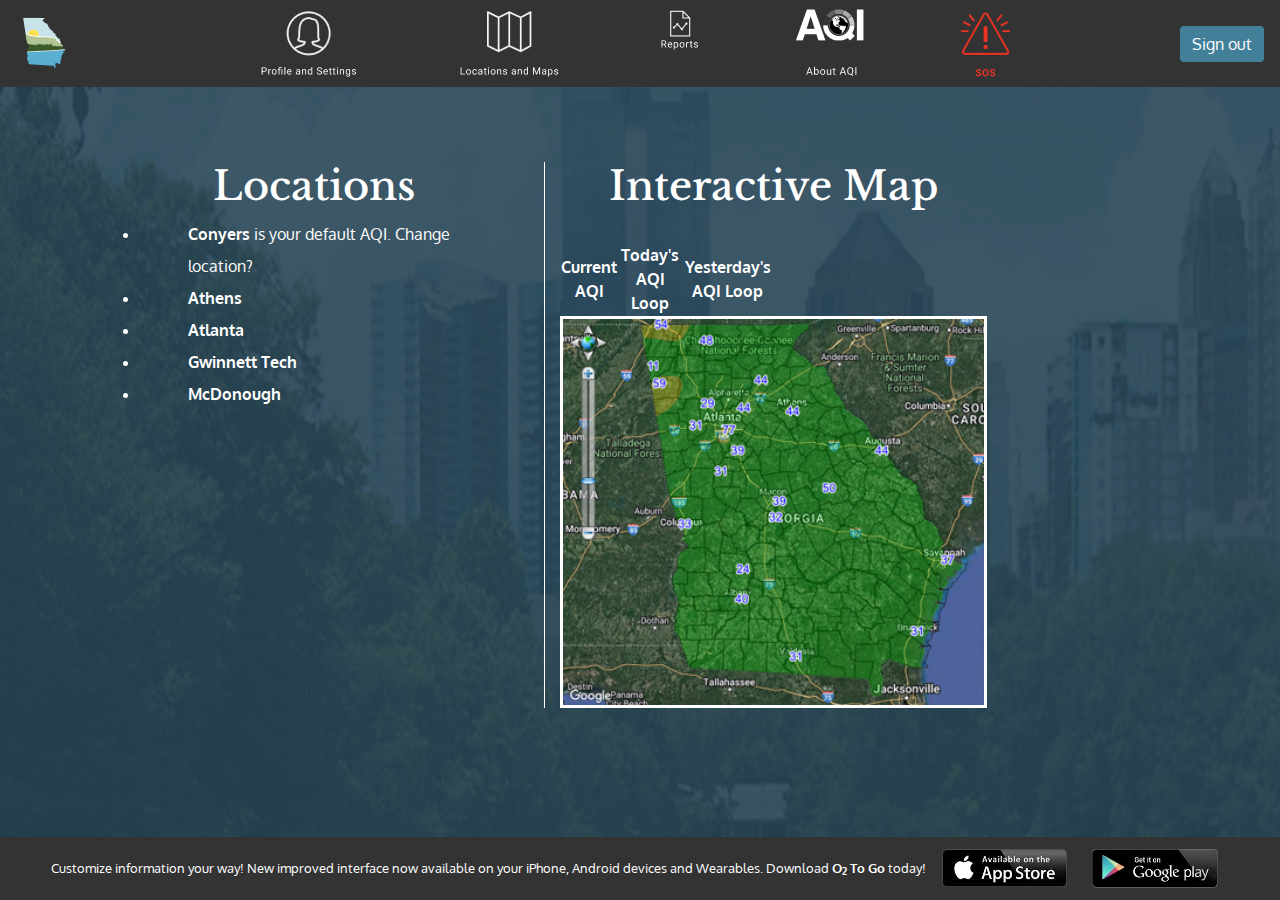
<file: maps.html>
<!DOCTYPE html>
<html>
    <head>
        <!-- Required meta tags -->
        <meta charset="utf-8">
        <meta name="viewport" content="width=device-width, initial-scale=1, shrink-to-fit=no">
        <title>AirGeorgia AAMP</title>
    
        <!--Bootstrap links-->
        <link rel="stylesheet" href="https://cdn.jsdelivr.net/npm/bootstrap@4.0.0/dist/css/bootstrap.min.css" integrity="sha384-Gn5384xqQ1aoWXA+058RXPxPg6fy4IWvTNh0E263XmFcJlSAwiGgFAW/dAiS6JXm" crossorigin="anonymous">
        <link rel="icon" type="image/x-icon" href="images/favicon.png">
        <link rel="stylesheet" href="css/style.css" type="text/css">
        
        <!-- Global site tag (gtag.js) - Google Analytics -->
<script async src="https://www.googletagmanager.com/gtag/js?id=G-FR7YM4X0NQ"></script>
<script>
  window.dataLayer = window.dataLayer || [];
  function gtag(){dataLayer.push(arguments);}
  gtag('js', new Date());

  gtag('config', 'G-FR7YM4X0NQ');
</script>
        
        <!-- Hotjar Tracking Code for https://garciamoss.github.io/airgeorgia/ -->
<script>
    (function(h,o,t,j,a,r){
        h.hj=h.hj||function(){(h.hj.q=h.hj.q||[]).push(arguments)};
        h._hjSettings={hjid:3017134,hjsv:6};
        a=o.getElementsByTagName('head')[0];
        r=o.createElement('script');r.async=1;
        r.src=t+h._hjSettings.hjid+j+h._hjSettings.hjsv;
        a.appendChild(r);
    })(window,document,'https://static.hotjar.com/c/hotjar-','.js?sv=');
</script>    
        
        <!--Google Fonts-->
        <style>
    @import url('https://fonts.googleapis.com/css2?family=Libre+Baskerville:ital,wght@0,400;0,700;1,400&family=Oxygen:wght@300;400;700&display=swap');</style>
        <style> body {background-image: url('images/atlBG90.png') !important; background-attachment: fixed !important; background-repeat: no-repeat !important; background-size: cover; color: #fff;}
                .container {margin: 0 auto !important; padding-top: 5rem; width: 100%; display: flex; !important}
                li {line-height: 2rem;}
                .tc {width: 100%;}
        </style>
    </head>
    <body>
        <!--Navigation-->
        <nav class="navbar navbar-expand-lg fixed-top customNav">
          <a class="navbar-brand" href="welcome.html"><img src="images/logoSM.png"></a>
          <button class="navbar-toggler" type="button" data-toggle="collapse" data-target="#navbarTogglerDemo02" aria-controls="navbarTogglerDemo02" aria-expanded="false" aria-label="Toggle navigation">
            <span class="navbar-toggler-icon"></span>
          </button>
        
          <div class="collapse navbar-collapse" id="navbarTogglerDemo02">
            <ul class="navbar-nav">
              <li><a href="profile.html"><img src="images/profile.png" alt="Profiles and Settings link"></a></li>
              <li><a href="maps.html"><img src="images/Maps.png" alt="Maps and Locationslink"></a></li>
              <li><a href="reports.html"><img src="images/Reports.png" alt="Reports link"></a></li>
              <li><a href="about.html"><img src="images/AQIw.png" alt="About AQI  link"></a></li>
              <li><a href=""><img src="images/sos.png" alt="SOS link"></a></li>
            </ul>
            <button class="btn btn-outline-success my-2 my-sm-0" type="submit"><a href="index.html">Sign out</a></button>
  
          </div>
        </nav>
          

        <div class="container">
          <div class="row" style="text-align: center;">
              <div class="col-12 col-lg-6 left">
                  <h1>Locations</h1>
                  <ul style="text-align: left;">
                    <li><b>Conyers</b> is your default AQI. Change location?</li>
                    <li><b>Athens</b></li>
                    <li><b>Atlanta</b></li>
                    <li><b>Gwinnett Tech</b></li>
                    <li><b>McDonough</b></li>
                  </ul>
              </div>
              <div class="col-12 col-lg-6 right">
                  <h1>Interactive Map</h1><br>
                  <table style="width: 50%;">
                    <tc>
                      <th>Current AQI</th>
                    </tc>
                    <tc>
                      <th>Today's AQI Loop</th>
                      </tc>
                    <tc>
                      <th>Yesterday's AQI Loop</th>
                  </tc>
                </table>
                  <img src="images/gaMAP.png" style="width: 100%; border: #fff; border-style: solid; border-width: 3px;" >
              </div>
          </div>
        </div>

         <!--Footer-->
         <footer class="container-fluid text-center customNav" style="position: fixed;left: 0;bottom: 0; width: 100%;">
            <div><small>Customize information your way! New improved interface now available on your iPhone, Android devices and Wearables. Download <b>O<sub>2</sub> To Go</b> today!</small>
          <img src="images/applestore.png" alt=" Download from Apple store" style="width:150px;"><img src="images/playstore.png" alt="Download from google playstore" style="width:150px;">
            </div> 
          </footer>

    </body>
</html>
</file>
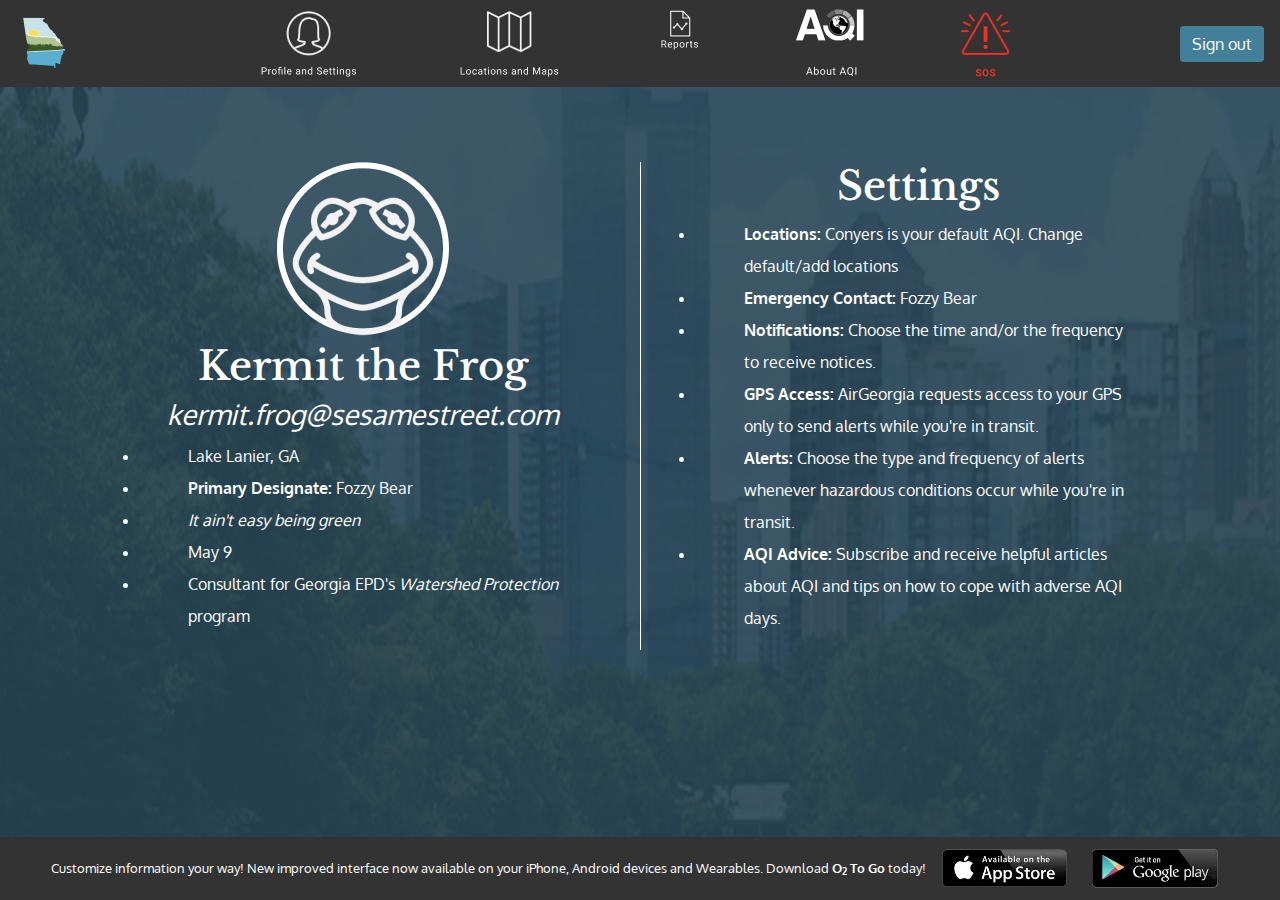
<file: profile.html>
<!DOCTYPE html>
<html>
    <head>
        <!-- Required meta tags -->
        <meta charset="utf-8">
        <meta name="viewport" content="width=device-width, initial-scale=1, shrink-to-fit=no">
        <title>AirGeorgia AAMP</title>
    
        <!--Bootstrap links-->
        <link rel="stylesheet" href="https://cdn.jsdelivr.net/npm/bootstrap@4.0.0/dist/css/bootstrap.min.css" integrity="sha384-Gn5384xqQ1aoWXA+058RXPxPg6fy4IWvTNh0E263XmFcJlSAwiGgFAW/dAiS6JXm" crossorigin="anonymous">
        <link rel="icon" type="image/x-icon" href="images/favicon.png">
        <link rel="stylesheet" href="css/style.css" type="text/css">
    
        <!--Google Fonts-->
        <style>
    @import url('https://fonts.googleapis.com/css2?family=Libre+Baskerville:ital,wght@0,400;0,700;1,400&family=Oxygen:wght@300;400;700&display=swap');</style>
        <style> body {background-image: url('images/atlBG90.png') !important; background-attachment: fixed !important; background-repeat: no-repeat !important; background-size: cover; color: #fff;}
                   .container {margin: 0 auto !important; padding-top: 5rem; width: 100%; display: flex; !important}
                li {line-height: 2rem;}
        </style>
    </head>
    <body>
        <!--Navigation-->
        <nav class="navbar navbar-expand-lg fixed-top customNav">
            <a class="navbar-brand" href="welcome.html"><img src="images/logoSM.png"></a>
            <button class="navbar-toggler" type="button" data-toggle="collapse" data-target="#navbarTogglerDemo02" aria-controls="navbarTogglerDemo02" aria-expanded="false" aria-label="Toggle navigation">
              <span class="navbar-toggler-icon"></span>
            </button>
          
            <div class="collapse navbar-collapse" id="navbarTogglerDemo02">
              <ul class="navbar-nav">
                <li><a href="profile.html"><img src="images/profile.png" alt="Profiles and Settings link"></a></li>
                <li><a href="maps.html"><img src="images/Maps.png" alt="Maps and Locationslink"></a></li>
                <li><a href="reports.html"><img src="images/Reports.png" alt="Reports link"></a></li>
                <li><a href="about.html"><img src="images/AQIw.png" alt="About AQI  link"></a></li>
                <li><a href=""><img src="images/sos.png" alt="SOS link"></a></li>
              </ul>
              <button class="btn btn-outline-success my-2 my-sm-0" type="submit"><a href="index.html">Sign out</a></button>
    
            </div>
          </nav>
            

        <div class="container">
            <div class="row" style="text-align: center;">
                <div class="col-12 col-lg-6 left">
                    <img src="images/Kermit.png">
                    <h1>Kermit the Frog</h1>
                    <h3><i>kermit.frog@sesamestreet.com</i></h3>
                    <ul style="text-align: left;">
                      <li>Lake Lanier, GA</li>
                      <li><b>Primary Designate:</b> Fozzy Bear</li>
                      <li><i>It ain't easy being green</i></li>
                      <li>May 9</li>
                      <li>Consultant for Georgia EPD's <i>Watershed Protection</i> program</li>
                    </ul>
                </div>
                <div class="col-12 col-lg-6 right">
                  <h1>Settings</h1>
                  <ul style="text-align: left;">
                    <li><b>Locations:</b> Conyers is your default AQI. Change default/add locations</li>
                    <li><b>Emergency Contact:</b> Fozzy Bear</li>
                    <li><b>Notifications:</b> Choose the time and/or the frequency to receive notices.</li>
                    <li><b>GPS Access:</b> AirGeorgia requests access to your GPS only to send alerts while you're in transit.</li>
                    <li><b>Alerts:</b> Choose the type and frequency of alerts whenever hazardous conditions occur while you're in transit.</li>
                    <li><b>AQI Advice:</b>  Subscribe and receive helpful articles about AQI and tips on how to cope with adverse AQI days.</li>
                  </ul>
                </div>
            </div>
        </div>

         <!--Footer-->
         <footer class="container-fluid text-center customNav" style="position: fixed;left: 0;bottom: 0; width: 100%;">
          <div><small>Customize information your way! New improved interface now available on your iPhone, Android devices and Wearables. Download <b>O<sub>2</sub> To Go</b> today!</small>
        <img src="images/applestore.png" alt=" Download from Apple store" style="width:150px;"><img src="images/playstore.png" alt="Download from google playstore" style="width:150px;">
          </div> 
        </footer>

    </body>
</html>
</file>
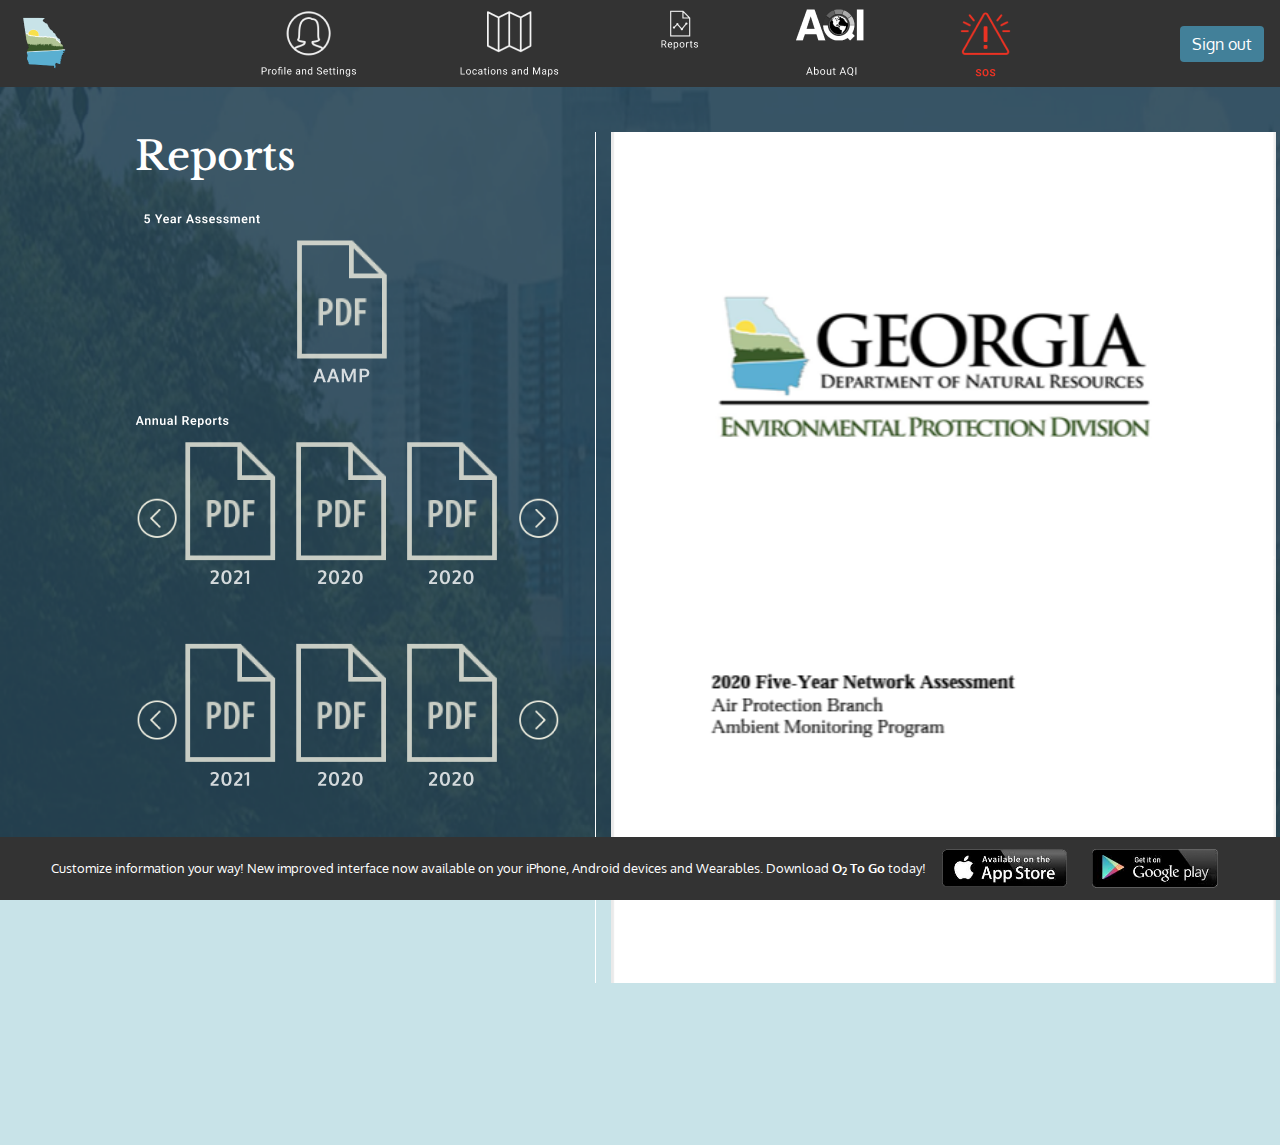
<file: reports.html>
<!DOCTYPE html>
<html>
    <head>
        <!-- Required meta tags -->
        <meta charset="utf-8">
        <meta name="viewport" content="width=device-width, initial-scale=1, shrink-to-fit=no">
        <title>AirGeorgia AAMP</title>
    
        <!--Bootstrap links-->
        <link rel="stylesheet" href="https://cdn.jsdelivr.net/npm/bootstrap@4.0.0/dist/css/bootstrap.min.css" integrity="sha384-Gn5384xqQ1aoWXA+058RXPxPg6fy4IWvTNh0E263XmFcJlSAwiGgFAW/dAiS6JXm" crossorigin="anonymous">
        <link rel="icon" type="image/x-icon" href="images/favicon.png">
        <link rel="stylesheet" href="css/style.css" type="text/css">
        
        <!-- Global site tag (gtag.js) - Google Analytics -->
<script async src="https://www.googletagmanager.com/gtag/js?id=G-FR7YM4X0NQ"></script>
<script>
  window.dataLayer = window.dataLayer || [];
  function gtag(){dataLayer.push(arguments);}
  gtag('js', new Date());

  gtag('config', 'G-FR7YM4X0NQ');
</script>
        
        <!-- Hotjar Tracking Code for https://garciamoss.github.io/airgeorgia/ -->
<script>
    (function(h,o,t,j,a,r){
        h.hj=h.hj||function(){(h.hj.q=h.hj.q||[]).push(arguments)};
        h._hjSettings={hjid:3017134,hjsv:6};
        a=o.getElementsByTagName('head')[0];
        r=o.createElement('script');r.async=1;
        r.src=t+h._hjSettings.hjid+j+h._hjSettings.hjsv;
        a.appendChild(r);
    })(window,document,'https://static.hotjar.com/c/hotjar-','.js?sv=');
</script>
    
        <!--Google Fonts-->
        
       <style>
    @import url('https://fonts.googleapis.com/css2?family=Libre+Baskerville:ital,wght@0,400;0,700;1,400&family=Oxygen:wght@300;400;700&display=swap');</style>
        <style> body {background-image: url('images/atlBG90.png') !important; background-attachment: fixed !important; background-repeat: no-repeat !important; background-size: cover; color: #fff;}
                .container {margin: 0 auto !important; padding-top: 5rem; width: 100%; display: flex; !important}
                li {line-height: 2rem;}
        </style>
    </head>
    <body>
        <!--Navigation-->
        <nav class="navbar navbar-expand-lg fixed-top customNav">
          <a class="navbar-brand" href="welcome.html"><img src="images/logoSM.png"></a>
          <button class="navbar-toggler" type="button" data-toggle="collapse" data-target="#navbarTogglerDemo02" aria-controls="navbarTogglerDemo02" aria-expanded="false" aria-label="Toggle navigation">
            <span class="navbar-toggler-icon"></span>
          </button>
        
          <div class="collapse navbar-collapse" id="navbarTogglerDemo02">
            <ul class="navbar-nav mt-2 mt-lg-0">
              <li><a href="profile.html"><img src="images/profile.png" alt="Profiles and Settings link"></a></li>
              <li><a href="maps.html"><img src="images/Maps.png" alt="Maps and Locationslink"></a></li>
              <li><a href="reports.html"><img src="images/Reports.png" alt="Reports link"></a></li>
              <li><a href="about.html"><img src="images/AQIw.png" alt="About AQI  link"></a></li>
              <li><a href=""><img src="images/sos.png" alt="SOS link"></a></li>
            </ul>
            <button class="btn btn-outline-success my-2 my-sm-0" type="submit"><a href="index.html">Sign out</a></button>  
          </div>
        </nav>

        <div class="container" style="padding: 50px;">
          <div class="row">
              <div class="col-12 col-lg-6 left">
                  <h1>Reports</h1><br>
                  <img src="images/pdf-reports.png">
              </div>
              <div class="col-12 col-lg-6 right">
                  <img src="images/report.png" style="width: 150%; height: auto;">
              </div>
          </div>
        </div>

         <!--Footer-->
         <footer class="container-fluid text-center customNav" style="position: fixed;left: 0;bottom: 0; width: 100%;">
            <div><small>Customize information your way! New improved interface now available on your iPhone, Android devices and Wearables. Download <b>O<sub>2</sub> To Go</b> today!</small>
          <img src="images/applestore.png" alt=" Download from Apple store" style="width:150px;"><img src="images/playstore.png" alt="Download from google playstore" style="width:150px;">
            </div> 
          </footer>

    </body>
</html>
</file>
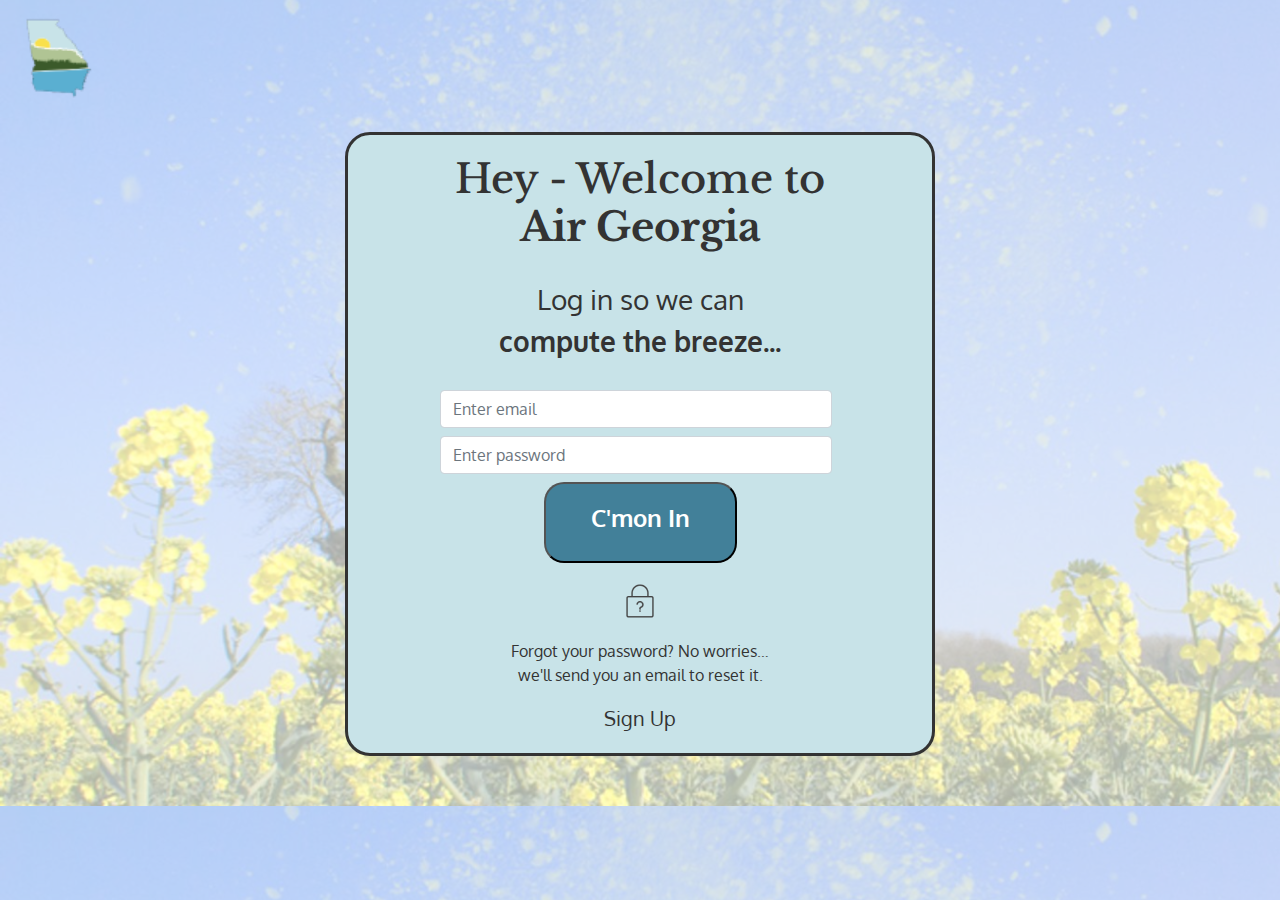
<file: signin.html>
<!DOCTYPE html>
<html>
    <head>
        <!-- Required meta tags -->
        <meta charset="utf-8">
        <meta name="viewport" content="width=device-width, initial-scale=1, shrink-to-fit=no">
        <title>AirGeorgia AAMP</title>
    
        <!--Bootstrap links-->
        <link rel="stylesheet" href="https://cdn.jsdelivr.net/npm/bootstrap@4.0.0/dist/css/bootstrap.min.css" integrity="sha384-Gn5384xqQ1aoWXA+058RXPxPg6fy4IWvTNh0E263XmFcJlSAwiGgFAW/dAiS6JXm" crossorigin="anonymous">
        <link rel="icon" type="image/x-icon" href="images/favicon.png">
        <link rel="stylesheet" href="css/style.css" type="text/css">
        
        <!-- Global site tag (gtag.js) - Google Analytics -->
<script async src="https://www.googletagmanager.com/gtag/js?id=G-FR7YM4X0NQ"></script>
<script>
  window.dataLayer = window.dataLayer || [];
  function gtag(){dataLayer.push(arguments);}
  gtag('js', new Date());

  gtag('config', 'G-FR7YM4X0NQ');
</script>
        
        <!-- Hotjar Tracking Code for https://garciamoss.github.io/airgeorgia/ -->
<script>
    (function(h,o,t,j,a,r){
        h.hj=h.hj||function(){(h.hj.q=h.hj.q||[]).push(arguments)};
        h._hjSettings={hjid:3017134,hjsv:6};
        a=o.getElementsByTagName('head')[0];
        r=o.createElement('script');r.async=1;
        r.src=t+h._hjSettings.hjid+j+h._hjSettings.hjsv;
        a.appendChild(r);
    })(window,document,'https://static.hotjar.com/c/hotjar-','.js?sv=');
</script>
    
        <!--Google Fonts-->
        <style>
    @import url('https://fonts.googleapis.com/css2?family=Libre+Baskerville:ital,wght@0,400;0,700;1,400&family=Oxygen:wght@300;400;700&display=swap');</style>
        <style> body {background-image: url("images/fieldBG.png"); background-size: cover; text-align: center; color: #fff; min-height: 460px;border-radius: 0px;}</style>
    </head>
    <body>
        <nav class="navbar navbar-expand-lg fixed-top">
            <a class="navbar-brand" href="landing-page.html"><img src="images/logoSM.png" width="150%;"></a>
            </nav>
    <div style="padding: 50px;">
        <div class="container signin-container" style="color: #333333">
            <h1>Hey - Welcome to<br><b>Air Georgia</b></h1><br>
            <h3>Log in so we can</h3>
            <h3><b>compute the breeze...</b></h3><br>
            <div class="form-group">
                <input type="text" class="form-control mb-2 mr-sm-2" id="email2" placeholder="Enter email" name="email">
              </div>
              <div class="form-group">
                <input type="text" class="form-control mb-2 mr-sm-2" id="pwd2" placeholder="Enter password" name="pswd">
              </div>
              <button style="background:#428099; color: #fff; border-radius: 20px; padding: 20px 45px; display: inline-block; font: normal normal 26px/1; font-family: 'Oxygen', sans-serif; text-align: center;">
                <a href="welcome.html" class="text-decoration-none"><h4><b>C'mon In</b></h4></a>
            </button>
            <br>
                <img src="images/lock.png" style="padding: 20px;">                <p>Forgot your password? No worries… 
                <br>we'll send you an email to reset it.</p>
                <a href="create-account.html" style="font-size: 20px; color: #333;">Sign Up</a>
        </div>
    </div>
    </body>
</html>
</file>
<file: css/main.css>
@charset "UTF-8";

/* CSS Document */

body, html {
	height: 100%;
	width: 100%;
}

body {
	background: #555;
	font-family: Verdana, Geneva, sans-serif;
	/*font-family: "adobe-garamond-pro",sans-serif;*/
	/*font-size: 100%;*/
	color: #333;
	margin: 0;
	padding: 0;
}

.outer-wrapper {
	background: #f5f5f6 url("/images/header-bg.png") repeat-x top left;
}

.inner-wrapper {
	max-width: 1020px;
	margin-left: auto;
	margin-right: auto;
}

.nav-and-main-wrapper {
	/*box-shadow: inset 0 0 1em lightgray, 0 0 1em darkgray;*/
	box-shadow: 0 4px 8px 0 rgba(0, 0, 0, 0.2), 0 6px 20px 0 rgba(0, 0, 0, 0.19);
}

.navbar {
	margin-bottom: 0px;
}


/* we are using two anchor tags side by side for our clickable parent menus
This means we need to inline-block or table-cell them to get them side by side  */

.nav>li>a {
	display: table-cell;
	padding-left: 10px;
	padding-right: 5px;
}


/* reduce the padding on the dropdown-toggle caret items */

.nav>li>.dropdown-toggle {
	padding-left: 5px;
	padding-right: 10px;
}


/* nav hover over to expand menus, but only in wide mode when it's a full menu bar, not the hamburger menu */

@media (min-width: 768px) {
	.dropdown:hover .dropdown-menu {
		display: block;
		margin-top: 0;
	}
	/* this keeps the navbar from wrapping to the next line if you have long menu items. instead this makes it shrink up and fit the content */
	.navbar-nav {
		display: flex;
	}
}


/*

	Typography

*/

p {
	font-size: 0.99em;
	line-height: 130%;
	margin: 0 0 5px 5px;
}

h1 {
	font-size: 1.8em;
	line-height: 130%;
}

h2 {
	font-size: 1.6em;
	line-height: 120%;
}

h3 {
	font-size: 1.4em;
	line-height: 120%;
}

h4 {
	font-size: 1em;
	line-height: 140%;
}

.topper {
	width: 100%;
	max-width: 100%;
	position: relative;
	-o-box-sizing: border-box;
	-webkit-box-sizing: border-box;
	-moz-box-sizing: border-box;
	box-sizing: border-box;
	min-height: 26px;
	background: #e9e9e9;
	border-bottom: 1px solid #a6a6a6;
}

.topper a.georgia-gov-link {
	display: block;
	/*position: absolute;*/
	left: 0;
	height: 26px;
	width: 125px;
	margin: 0 8px;
	text-indent: -9999em;
	background: url(../images/ga-gov.png) no-repeat center left;
}

.topper-inner {
	max-width: 1020px;
	margin-left: auto;
	margin-right: auto;
}

header {
	border-bottom: 2px solid #555;
	/*width: 1040px;*/
	/*height: 118px;*/
}

header h1 {
	margin: 0;
}

header {
	/*background: #fff url('../images/header-bg-1.png') repeat-x top left;*/
	/*color: transparent;*/
	display: block;
	/*width: 1040px;*/
	/*height: 118px;*/
}

header h1 a {
	text-decoration: none;
	color: #213421;
}

.header-stuff {
	margin-left: auto;
	margin-right: auto;
	/*width: 720px;*/
	width: 90%;
	/* padding-top: 10px;
	padding-bottom: 10px; */
	position: relative;
}

.site-slogan {
	color: #213421;
	font-size: 12px;
	text-shadow: 0 1px 0 rgba(0, 0, 0, 0.35);
	margin-top: 15px;
}

.site-name {
	color: #213421;
	position: relative;
	top: auto;
	left: auto;
	right: auto;
	bottom: auto;
	/* float: left; */
	margin-top: 15px;
	margin-left: 14px;
	/*padding-left: 0;*/
	padding-left: 68px;
	font-size: 20px;
	/*width: 470px;*/
}

.site-name-link:hover {
	text-decoration: none;
}

@media (min-width: 740px) {
	.site-name {
		font-size: 24px;
	}
	.site-slogan {
		font-size: 14px;
		margin-top: 15px;
	}
	.header-stuff {
		padding-top: 10px;
		padding-bottom: 10px;
	}
}

@media (min-width: 980px) {
	.site-name {
		font-size: 36px;
	}
	.site-slogan {
		font-size: 16px;
		margin-top: 15px;
	}
}

/* to mimick the Georgia EPD site, show these banner links in the header when wide enough,
otherwise show them in the footer */
.banner-links-header {
	display: none;
}
.banner-links-footer {
	display: block;
}

@media (min-width: 768px) {
	.banner-links-footer {
		display: none;
	}
	.banner-links-header {
		display: block;
		text-align: right;
		font-size: 11px;
	}
}

.header-col {
	display: inline-block;
}

.banner-links-header-wrapper {
	float:right;
	margin-top: 10px;
}

.header-stuff li {
	list-style-type: none;
}

.loadspinnercontainer {
	background-image: url("../images/spinner_30x30.gif");
	background-repeat: no-repeat;
	background-position: 50% 5%;
}

#forecastspinner {
	height: 20px;
	width: 20px;
}

.forecast-header-upper #forecastspinner {
	position: absolute;
}


/*menu stuff */

.toggle, [id^=drop] {
	display: none;
}


/* Giving a background-color to the nav container. */

nav {
	margin: 0;
	padding: 0;
	background-color: #254441;
}

#logo {
	display: block;
	/*padding: 0 30px;*/
	float: left;
	font-size: 20px;
	line-height: 60px;
}


/* Media Queries
--------------------------------------------- */


/*@media all and (max-width: 768px) {*/

@media (max-width: 768px) {
	#logo {
		display: block;
		padding: 0;
		width: 100%;
		text-align: center;
		/* float: none; */
	}
}


/* end menu stuff */

section {
	/*min-width: 822px;*/
	/*width: 822px;*/
	/*width: 100%;*/
	height: auto;
	min-height: 400px;
	background: #fff;
	padding: 10px;
	/*border-left: 2px solid #555;*/
}

section a {
	text-decoration: underline;
}

section a:link {
	color: #92501a;
}

section a:hover {
	color: #202124;
}

section a:visited {
	color: #92501a;
}

.container {
	max-width: 100%;
}

footer {
	/*background: #ddd;*/
	background: #676567;
	color: #FFF;
	padding: 15px;
	font: 10px Verdana, sans-serif;
	font-size: 12px;
	line-height: 16px;
	text-align: center;
	border-top: 1px solid #a6a6a6;
}

.footer-inner {
	max-width: 1020px;
	margin-left: auto;
	margin-right: auto;
}

footer .logo-container {
	text-align: left;
}

footer .logo-container img {
	max-width: initial;
	height: initial;
}

footer .footer-link-header {
	white-space: nowrap;
}

footer .menu-list {
	text-align: left;
	padding-top: 10px;
}

footer .footer-link-header {
	font-weight: bolder;
}

.leaf-menu li {
	padding-left: 0px;
	padding-right: 0px;
}

.leaf-menu li+li:before {
	content: "| ";
}

footer li {
	list-style-type: none;
}

footer a {
	color: #FFF;
	text-decoration: underline
}

footer a:hover {
	color: #FFF;
	text-decoration: none;
}

.center {
	text-align: center;
	margin-left: auto;
	margin-right: auto;
}

.clear {
	clear: both;
}

.clearfix:after {
	visibility: hidden;
	display: block;
	font-size: 0;
	content: " ";
	clear: both;
	height: 0;
}

.clearfix {
	display: inline-block;
}


/* start commented backslash hack \*/

* html .clearfix {
	height: 1%;
}

.clearfix {
	display: block;
}

.wrap {
	background: white;
	margin: 0px;
	/* hidden by default, shown using media query on wider screens */
	display: none;
}

.wrap h3 {
	padding: 15px;
	margin: 0px;
}


/* Show the wrap title, and hide the navbar short title */

@media (min-width: 768px) {
	.navbar-nav-title {
		display: none;
	}
	.wrap {
		display: block;
	}
}


/* close commented backslash hack */

img {
	max-width: 100%;
	height: auto;
}

.logo-img #logo {
	height: auto;
	max-height: 60px;
	width: auto;
	/* position: absolute; */
}

@media (min-width: 740px) {
	.logo-img #logo {
		height: auto;
		max-height: 65px;
		width: auto;
	}
}


/*@media (min-width: 980px) {
	.logo-img #logo {
		height: auto;
		max-height: 136px;
		width: auto;
		max-width: 100%;
	}
}*/


/* forecast pages */

.forecast-area-left {
	display: table-cell;
	vertical-align: top;
}

.forecast-area-right {
	float: left;
	display: table-cell;
	vertical-align: top;
	text-align: left;
	padding-left: 20px;
}

.forecast-area-left-images {}

.forecast-area-left-images-table {
	max-width: 200px;
}


/* this media query is a way to isolate IE10+, which has a layout problem with the max-width stuff */

@media screen and (-ms-high-contrast: active), (-ms-high-contrast: none) {
	/* IE10+ specific styles go here */
	/* nasty little hack because ie sucks */
	.forecast-area-left-images-table {
		max-width: none;
	}
	.forecast-area-left-images-table img {
		height: 100px;
		width: auto;
	}
}

.forecast-page-aqi-index {
	display: table-cell;
}

.forecast-page-about-this-index {}

.forecast-page-aqi-range {
	display: table-cell;
}

.forecast-page-iframe-wrapper {
	width: 375px;
	height: 300px;
	margin-left: 20px;
	margin-right: 20px;
}

.forecast-page-iframe {
	width: 100%;
	height: 100%;
}

.forecast-area-wrapper {}


/* drop down the forecast info below the image on smaller screens */

@media(min-width: 400px) {
	.forecast-area-wrapper {
		display: table;
	}
	.forecast-area-right {
		float: none;
	}
}

.forecastPanelHeader {}

.forecastPanelTable {}

.forecastPanelSiteNameCell {
	text-align: right;
}

.forecastPanelAqiCategoryCell {
	text-align: center;
	border-radius: 8px;
	padding: 1px 10px 1px 10px;
}

.siteForecastPanelHeader {
	font-size: 2em;
	font-weight: bold;
}

.forecastCaption {
	display: inline;
	font-weight: bold;
}

.forecastValue {
	display: inline;
}

.forecastDetailText {
	/*font-size: small;*/
}

.siteForecastParameterDisplayInfo {
	/*font-size: small;*/
}


/* forecast stats page */

.forecaststats-image-wrapper {
	max-width: 500px;
	max-height: 400px;
	overflow: hidden;
	background-image: url("../images/spinner_30x30.gif");
	background-repeat: no-repeat;
	background-position: 50% 5%;
}


/* violations page */

.violations-image-wrapper {
	max-width: 100%;
	max-height: 430px;
	overflow-y: hidden;
	overflow-x: auto;
	/* the border-bottom is because the rendered image has a black border,
	so this makes it pretty much match up and look natural */
	border-bottom: solid 1px;
	display: inline-block;
}

.violations-image-wrapper img {
	max-width: initial;
	/*height: auto;*/
}


/* forecast header area on main map page */

.forecast-header-container {
	max-width: 700px;
}

.forecast-header-upper {
	background-color: #dce6f2;
	border-color: #3c5929;
	border-style: solid solid none solid;
	border-radius: 7px 7px 0 0;
	text-align: center;
	padding: 5px;
	margin-left: 10px;
	margin-right: 10px;
}

.forecast-header-upper-title {}

.forecast-header-lower {
	background-color: #17375e;
	border-color: #17375e;
	border-style: solid;
	border-radius: 7px 7px 7px 7px;
	text-align: center;
	/*padding: 5px;*/
}

.forecast-header-lower-container {
	/* set a minimum width for the whole forecast header thing */
	/*min-width: 300px;*/
}

.forecast-header-lower-left {
	/*position: relative;
    height: 0;
    padding-top: 25%;*/
	white-space: nowrap;
	padding-left: 5px;
	padding-right: 5px;
	display: inline-block;
}

.forecast-header-lower-left img {
	max-width: 100%;
	/* do not stretch the bootstrap column */
}


/* They asked for the links to be underlined in this particular case */

.forecast-header-lower-left a {
	text-decoration: underline;
}

.forecast-header-aqi-index {
	display: table-cell;
	/*max-height: 80px;*/
	/*height: 80px;*/
	vertical-align: top;
}

.forecast-header-aqi-range {
	display: table-cell;
}

.forecast-header-aqi-index img {
	max-height: 80px;
}

.forecast-header-aqi-range img {}

.forecast-header-lower-right {
	padding-left: 5px;
	padding-right: 5px;
	display: inline-table;
	vertical-align: middle;
}

.block {
	text-align: center;
	vertical-align: middle;
	display: inline-block;
}

#map-iframe {
	margin: 0;
	width: 100%;
	/*height: 658px;*/
	min-height: 650px;
	border: none;
	overflow: hidden;
}

.mapFooterMessage {
	font-size: .8em;
}

@media (max-width: 340px) {
	.forecast-header-lower-left {
		display: block;
	}
	.forecast-header-lower-right {
		display: block;
	}
	.forecast-header-aqi-range {
		display: block;
	}
	.forecast-header-aqi-index {
		display: block;
	}
	.block {
		/* collapse circles to rounded boxes when too small */
		display: block;
	}
}

.forecast-city-circle-name {
	color: #17375e;
	font-weight: bold;
	vertical-align: middle;
	display: table-cell;
}

.circle {
	border-radius: 80px;
	height: 80px;
	font-weight: bold;
	width: 80px;
	display: table;
	margin: 3px;
}

.circle:hover {
	/*border: solid 1px lightskyblue;*/
	/*border: solid 1px lightgoldenrodyellow;*/
	/*border: solid 2px blue;*/
	border: solid 1px blue;
	/*-webkit-transform: scale(1.1,1.1);
    -moz-transform: scale(1.1,1.1);
  -ms-transform: scale(1.1,1.1);
    -o-transform: scale(1.1,1.1);
  transform: scale(1.1,1.1);*/
}

.image-link-outline:hover {
	border: solid 1px blue;
}


/* found width by trial and error */

@media(max-width: 623px) {
	.circle {
		/* collapse circles to rounded boxes when too small */
		height: initial;
		padding: 5px;
	}
}

.about-aqi-table {
	border: 1px solid;
	border-collapse: collapse;
}

.about-aqi-table th, .about-aqi-table td {
	border: 1px solid black;
	padding: 2px;
}

.about-aqi-table th {
	background-color: darkblue;
	color: white;
}

.percent15 {
	width: 15%;
}

.about-pollutants-table {
	border: 1px solid;
	border-collapse: collapse;
}

.about-pollutants-table th, .about-pollutants-table td {
	border: 1px solid black;
	padding: 2px;
	text-align: center;
}

.about-pollutants-table th {
	background-color: LightGreen;
}

.about-pollutants-table td:first-child {
	background-color: LightGreen;
}

​ .percent15 {
	width: 15%;
}

.AQILegend2 {
	width: 100%;
	/*font-size: 2vw;*/
	font-size: 9px;
}

.good {
	background-color: #00E000;
	color: #000000;
}

.moderate {
	background-color: #FFFF00;
	color: #000000;
}

.sensitive, .unhealthyforsensitivegroups {
	background-color: #E08000;
	color: #000000;
}

.unhealthy {
	background-color: #FF0000;
	color: #FFFFFF;
}

.veryunhealthy {
	background-color: #A00040;
	color: #FFFFFF;
}

.hazardous {
	background-color: #800040;
	color: #FFFFFF;
}

.unknown {
	background-color: #CCCCCC;
	color: #000000;
}

.unspecified {
	background-color: #CCCCCC;
	color: #000000;
}

.forecastLegendHeader {
	padding-bottom: 5px;
	text-decoration: underline;
	background-color: #18305A;
	color: #FFFFFF;
	text-align: center;
}

.monitoring-image {
	height: 45px;
	width: 30px;
}

.center-image {
	margin: 0 auto;
	display: block;
}

.haircrossectionofpm-image {
	/* height: 25px; */
	/* width: 10px; */
	/* float: left; */
}

.pm10pm2_5-image {
	/* height:  45px; */
	/* width: 45px; */
	/* float: left; */
}

.pm-container {
	float: left;
	margin: 20px;
}

.pm-container2 {
	float: right;
	display: inline-grid;
	margin: 20px;
}

.pmsources-image {
	/* height: 75px; */
	/* width: 25px; */
	/* float: left; */
}

.floatright {
	float: right;
}

.floatleft {
	float: left;
}

.AirMonitors-3-500 {
	height: 5px;
	width: 5px;
	float: right;	
}

.GeorgiaAirMonitoringHoverMap {
	float: left;
	padding-right: 20px;
	padding-left: 5px;
	margin-right: 20px;
	margin-left: 5px;
}

.collecting-air-samples {
	padding-right: 5px;
	padding-top: 10px;
	margin-left: 10px;
	float: right;
	display: inline-grid;
}

.airnow {
	float: right;
	padding-right: 5px;
	padding-left: 5px;
	padding-top: 5px;
	margin-right: 5px;
	margin-left: 5px;
	display: inline;
}

.weather-icon {
	padding: 5px 5px 5px 5px;
	float: right;
	display: inline-block;
	margin-bottom: 10px;
}

.AirMonitorSmall-image {
	padding-left: 75px;
	padding-right: 20px;
	margin-top: 25px;
	margin-bottom: 25px;
	margin-right: 200px;
	margin-left: 20px;
}

.collecting-air-samples-250pxwide-image {
	height: 20px;
	width: 20px;
	padding-right: 100px;
	padding-top: 100px;
	float: right;
	margin: 20px;
}

.neighboring-left {
	float: left;
	margin-top: 50px;
	margin-left: 70px;
}

.neighboring-right {
	float: right;
}

.no-gutters {
	margin-right: 0;
	margin-left: 0;
}

.col-xs-2 {
	padding-right: 0;
	padding-left: 0;
	margin-right: 0;
	margin-left: 0;
}

.pollutantcontainer {
	padding: 0;
	margin: 0;
	position: relative;
}

.imagebuttoncontainer {
	position: relative;
	width: 50%;
}

.image {
	display: block;
	width: 100%;
	height: auto;
}

.overlay {
	position: absolute;
	top: 0;
	bottom: 0;
	left: 0;
	right: 0;
	height: 100%;
	width: 100%;
	opacity: 0;
	transition: .5s ease;
	background-color: #008CBA;
}

.container:hover .overlay {
	opacity: 1;
}

.text {
	color: white;
	font-size: 20px;
	position: absolute;
	top: 50%;
	left: 50%;
	transform: translate(-50%, -50%);
	-ms-transform: translate(-50%, -50%);
}

/*****************************/
/* Hover/touch tooltip stuff */
.hoverable-container {
	position: relative;
}

.popup-content {
	display: none;
}

/* hover on desktop */
.hoverable-container:hover .popup-content {
	position: fixed;
	z-index: 1;
	left: 10px;
	right: 10px;
	top: 30%;
	margin-top: auto;
	margin-bottom: auto;
	display: flex;
	align-items: center;
	justify-content: center;
	vertical-align: middle;
}

/* touch screen while pressed */
.hoverable-container:active .popup-content {
	position: fixed;
	z-index: 1;
	left: 10px;
	right: 10px;
	top: 30%;
	margin-top: auto;
	margin-bottom: auto;
	display: flex;
	align-items: center;
	justify-content: center;
	vertical-align: middle;
}

.popup-content-img-container {
	text-align: center;
}

.popup-content img {
	border: 1px solid black;
}

.hoverable-container:hover .normal {
	/*display: none;*/
}
/*****************************/



/*****************************/
/* lightbox (popup with close button) */

/* Unopened lightbox */
.lightbox {
	display: none;
}

/* Opened lightbox */
.lightbox:target {
	position: fixed;
	z-index: 1;
	left: 20px;
	right: 20px;
	top: 0;
	height: 100%;
	display: flex;
	align-items: center;
	justify-content: center;
}

/* Lightbox content */
.lightbox figcaption {
	width: 25rem;
	position: relative;
	padding: 1.5em;
	background-color: #dce6f2;
}

/* Close button */
.lightbox .close {
	position: relative;
	display: block;
}

.lightbox .close::after {
	right: -1rem;
	top: -1rem;
	width: 2rem;
	height: 2rem;
	position: absolute;
	display: flex;
	z-index: 2;
	align-items: center;
	justify-content: center;
	background-color: black;
	border-radius: 50%;
	color: white;
	content: "×";
	cursor: pointer;
}

/* Lightbox overlay */
.lightbox .close::before {
	left: 0;
	top: 0;
	width: 100%;
	height: 100%;
	position: fixed;
	/* background-color: rgba(0,0,0,.7); */
	content: "";
	cursor: default;
}

/*****************************/


.pollutant-cell {
	text-align: center;
}

.lightbox-img-container {
	text-align: center;
}

.lightbox img {
	max-height: 95vh;
	border: 1px black solid;
}

.wildfirecenter{
	text-align: center;
	margin: 15px;
}
</file>
<file: css/style.css>
body {background-color: #C8E3E8; font-family: 'Oxygen', sans-serif; margin-top: 5.125rem; }
h1 {font-family: 'Libre Baskerville', serif;}
.wrapper {margin: 0 auto;}
.left, .right {width:50%}
.right {border-left: #fff 1px solid;}
li {justify-content: space-between !important;}


/* Navbar */
.customNav {background-color: #333 !important; width: 100%; position: fixed;  z-index: 10; color: #fff;}
.navbar-toggler-icon { background-image: url("../images/hamMenu.png") !important; color: #fff !important;}
.navbar-nav {color: #fff !important;margin-right: auto;margin-left: auto;} 
li {padding-right: 3rem; padding-left: 3rem;}
nav .btn {background-color: #428099 !important; color: #fff; border: 0px !important;}
nav .btn:hover {background-color: #fd9d3d !important; border: 0px;}
.btn-outline-success {border: 0px !important;}
nav li:hover {background-color: #fd9d3d !important;}

/*Jumbotron*/
.jumbotron {background-image: url("../images/haralsonMill-lg.jpg"); background-size: cover; text-align: center; color: #fff; min-height: 460px;border-radius: 0px;}
.jumbo {margin: 2.25rem;}
.nearby {padding: 0px;}

/*Sign In Styles*/
.signin-container {border: 3px solid #333333;
    border-radius: 25px;
    background: #c8e3e8;
    padding: 20px;
    width: 400px;
}

/*Cards*/
.row {margin: 0 0 7rem 0;}
.card {background-color: transparent !important; border: 0px !important;}
.card-img-top {background-color: #3B5A2A !important; color: #fff; padding: 1rem; border-radius: 20px 20px 0px 0 !important;}
.card-body {background-color: #fff !important; border: #3b5a2a 1px solid !important;}
.card h4:hover {color: #fd9d3d !important;}

/*Forms*/
.form-group {
    display:flex;
    justify-content: center;
    width:400px;
    margin: 0 auto;
}
a:link, a:visited, a:active { color: white }

/*Images*/
.header-img {padding: 1rem; }

/*Text*/
table, th, th {
    align-items: left;
  }
.container {width: 50%; color: white; align-self: center;}
.container-p {font-style:normal; font-weight: normal; text-decoration: none; text-transform: auto; color: white; text-align:center;}

/*Checkbox*/
.container-checkbox {  display: block;
    position: relative;
    padding-left: 35px;
    margin-bottom: 12px;
    cursor: pointer;
    font-size: 22px;
    -webkit-user-select: none;
    -moz-user-select: none;
    -ms-user-select: none;
    user-select: none;}
    

/*Footer*/
footer img {padding: .75rem !important;}

/*Media Queries*/

    /*Extra small devices (portrait phones, less than 576px)*/
@media (max-width: 575.98px) {
    h1 {font-size: 2.5rem !important;}
    .right {border-left: 0px;}
    li {padding: 0px !important;}
}

    /*Small devices (landscape phones, 576px and up*/
@media (min-width: 576px) and (max-width: 767.98px) {
    li {padding: 0px !important;}
    .right {border-left: 0px;}
}

    /*Medium devices (tablets, 768px and up)*/
@media (min-width: 768px) and (max-width: 991.98px) {
    .right {border-left: 0px;}
}

    /*Large devices (desktops, 992px and up)*/
@media (min-width: 992px) and (max-width: 1199.98px) {
    
}

    /*Extra large devices (large desktops, 1200px and up)*/
@media (min-width: 1200px) {}
</file>
